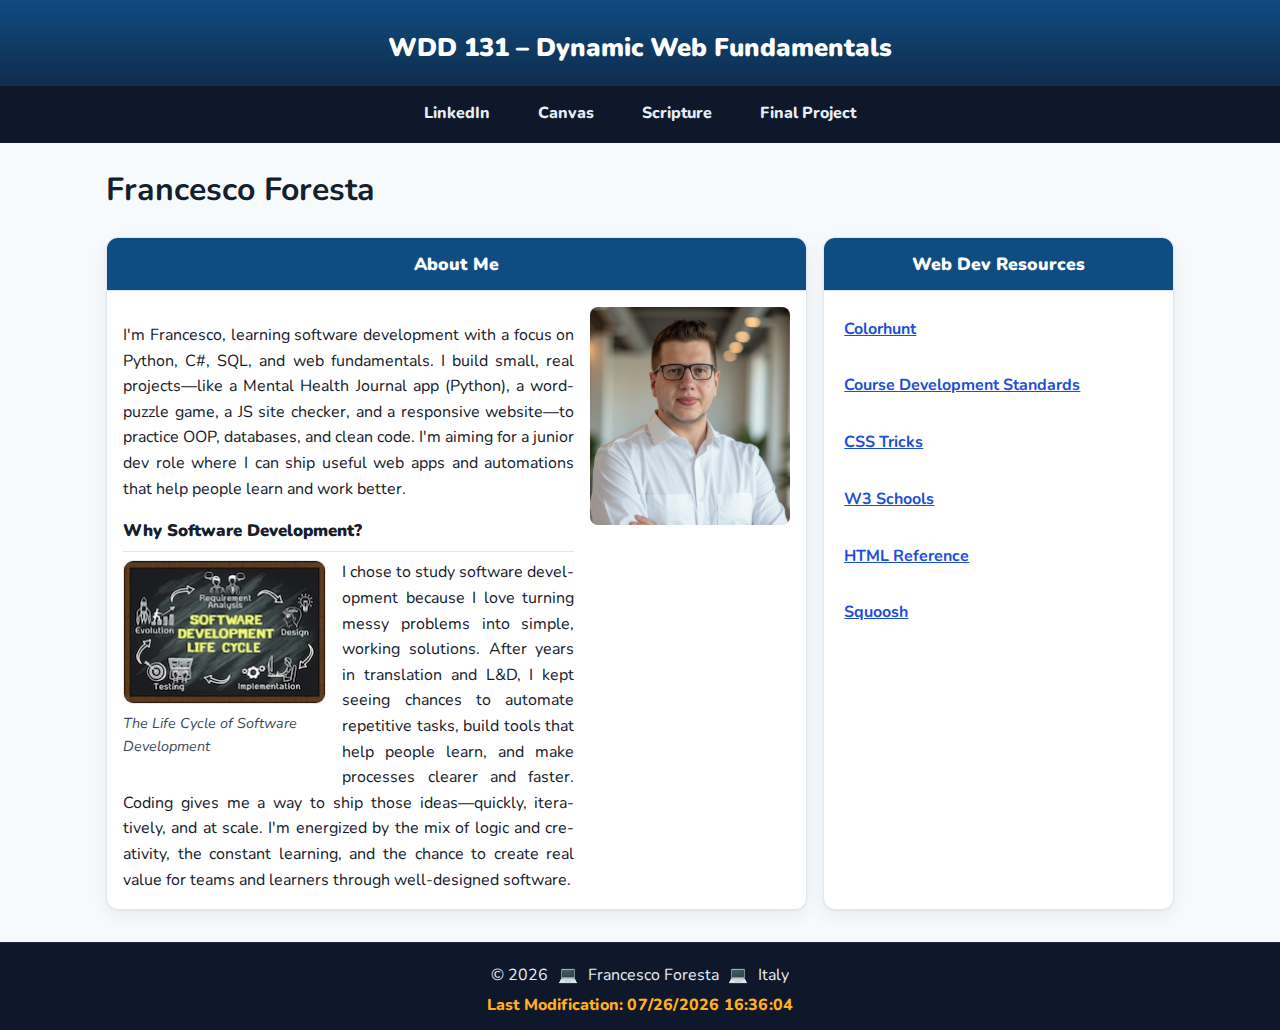
<file: index.html>
<!DOCTYPE html>
<html lang="en">

<head>
    <meta charset="utf-8">
    <meta name="viewport" content="width=device-width, initial-scale=1">
    <title>WDD 131 – Dynamic Web Fundamentals – Francesco Foresta</title>
    <meta name="description"
        content="WDD 131 – Dynamic Web Fundamentals | Francesco Foresta | Landing page with about, resources, and dynamic dates.">
    <meta name="author" content="Francesco Foresta">
    <link rel="preconnect" href="https://fonts.googleapis.com">
    <link rel="preconnect" href="https://fonts.gstatic.com" crossorigin>
    <link href="https://fonts.googleapis.com/css2?family=Nunito:wght@400;700;900&display=swap" rel="stylesheet">
    <link rel="stylesheet" href="styles/base.css">
    <script src="scripts/getdates.js" defer></script>
</head>

<body>
    <header class="site-header">
        <span id="course-title">WDD 131 – Dynamic Web Fundamentals</span>

        <nav aria-label="Primary" class="top-nav">
            <ul>
                <li><a href="https://www.linkedin.com/in/francescoforesta" target="_blank" rel="noopener">LinkedIn</a>
                </li>
                <li><a href="https://byupw.instructure.com" target="_blank" rel="noopener">Canvas</a></li>
                <li><a href="https://www.churchofjesuschrist.org/study/scriptures/bofm/moro/7?lang=eng&id=p41#p41"
                        target="_blank" rel="noopener">Scripture</a></li>
                <li><a href="final-project">Final Project</a></li>
            </ul>
        </nav>
    </header>

    <main class="container">
        <h1>Francesco Foresta</h1>
        <section class="grid">
            <!-- LEFT CARD -->
            <section class="card">
                <h2 class="card-title">About Me</h2>

                <div class="about">
                    <div class="about-text">
                        <p>
                            I'm Francesco, learning software development with a focus on Python, C#, SQL, and web
                            fundamentals. I build small, real projects—like a Mental Health Journal app (Python), a
                            word-puzzle game, a JS site checker, and a responsive website—to practice OOP, databases,
                            and clean code. I'm aiming for a junior dev role where I can ship useful web apps and
                            automations that help people learn and work better.
                        </p>

                        <h3 class="subheading">Why Software Development?</h3>

                        <div class="place stack">
                            <figure class="life-cycle">
                                <img src="images/sd-life-cycle.webp" width="200" height="141"
                                    alt="Official flag of Madagascar: vertical white with red and green horizontal bands">
                                <figcaption><em>The Life Cycle of Software Development</em></figcaption>
                            </figure>

                            <p>
                                I chose to study software development because I love turning messy problems into simple,
                                working solutions. After years in translation and L&D, I kept seeing chances to automate
                                repetitive tasks, build tools that help people learn, and make processes clearer and
                                faster. Coding gives me a way to ship those ideas—quickly, iteratively, and at scale.
                                I'm energized by the mix of logic and creativity, the constant learning, and the chance
                                to create real value for teams and learners through well-designed software.
                            </p>
                        </div>
                    </div>

                    <div class="about-photo">
                        <img src="images/profile.jpg" width="260" height="320" alt="Portrait of Rubia M. Francesco">
                    </div>
                </div>
            </section>

            <!-- RIGHT CARD -->
            <section class="card">
                <h2 class="card-title">Web Dev Resources</h2>
                <ul class="links">
                    <li><a href="https://colorhunt.co" target="_blank" rel="noopener">Colorhunt</a></li>
                    <li><a href="https://byui-cse.github.io/wdd131-ww-course/resources/dev-standards.html" target="_blank" rel="noopener">Course Development Standards</a>
                    </li>
                    <li><a href="https://css-tricks.com" target="_blank" rel="noopener">CSS Tricks</a></li>
                    <li><a href="https://www.w3schools.com" target="_blank" rel="noopener">W3 Schools</a></li>
                    <li><a href="https://htmlreference.io" target="_blank" rel="noopener">HTML Reference</a></li>
                    <li><a href="https://squoosh.app" target="_blank" rel="noopener">Squoosh</a></li>
                </ul>
            </section>
        </section>
    </main>

    <footer class="site-footer">
        <p>
            &copy; <span id="currentyear"></span>
            <span class="dot">💻</span>
            Francesco Foresta
            <span class="dot">💻</span>
            Italy
        </p>
        <p id="lastModified" class="lastmod" aria-live="polite"></p>
    </footer>
</body>

</html>
</file>
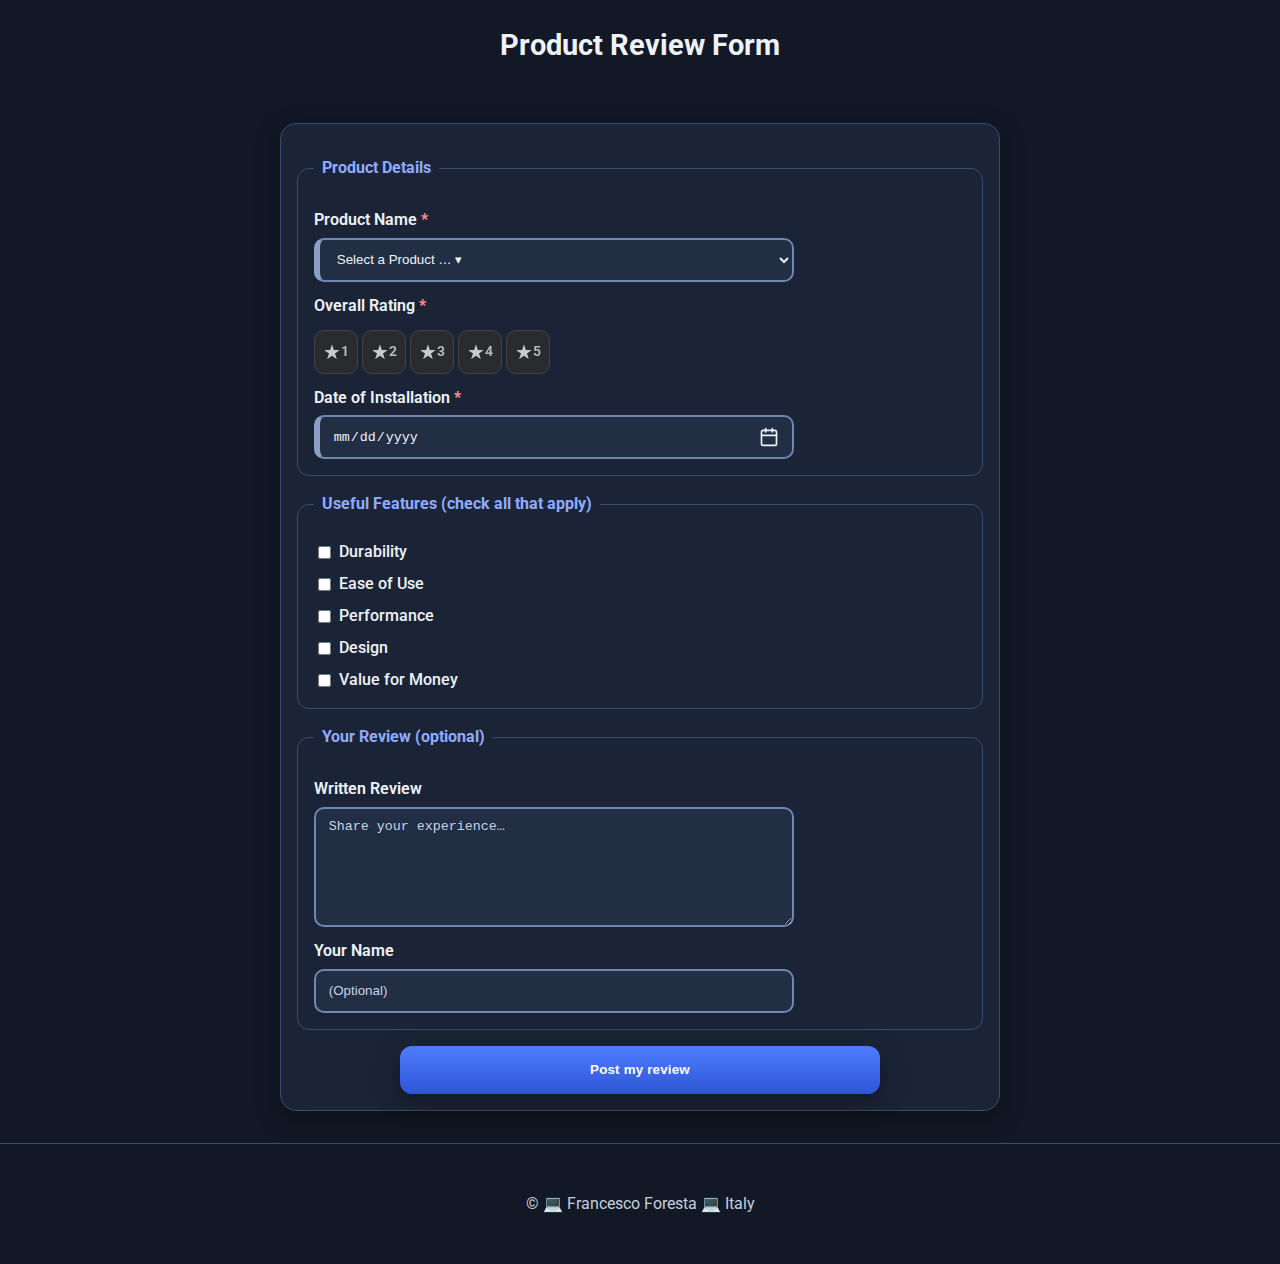
<file: form.html>
<!DOCTYPE html>
<html lang="en-US">

<head>
    <meta charset="utf-8">
    <meta name="viewport" content="width=device-width, initial-scale=1">
    <title>Product Review Form</title>
    <meta name="description" content="Please leave us a honest review by leaving a 1-5 rating.">
    <meta name="author" content="Francesco Foresta">
    <link rel="preconnect" href="https://fonts.googleapis.com">
    <link rel="preconnect" href="https://fonts.gstatic.com" crossorigin>
    <link href="https://fonts.googleapis.com/css2?family=Roboto:wght@400;700&display=swap" rel="stylesheet">
    <link rel="stylesheet" href="styles/form.css">
    <script src="scripts/form.js" defer></script>
</head>

<body>
    <h1 class="page-title">Product Review Form</h1>

    <main>
        <form class="wf1" method="get" action="review.html" autocomplete="on">
            <fieldset>
                <legend>Product Details</legend>

                <label for="product" class="required">Product Name</label>
                <select id="product" name="product" required>
                    <option value="" selected disabled>Select a Product … ▾</option>
                </select>

                <label class="required">Overall Rating</label>
                <div class="rating" role="radiogroup" aria-label="Overall Rating (1 to 5)">
                    <input type="radio" id="rating5" name="rating" value="5" required>
                    <label for="rating5" aria-label="5 stars" title="5 stars"></label>

                    <input type="radio" id="rating4" name="rating" value="4">
                    <label for="rating4" aria-label="4 stars" title="4 stars"></label>

                    <input type="radio" id="rating3" name="rating" value="3">
                    <label for="rating3" aria-label="3 stars" title="3 stars"></label>

                    <input type="radio" id="rating2" name="rating" value="2">
                    <label for="rating2" aria-label="2 stars" title="2 stars"></label>

                    <input type="radio" id="rating1" name="rating" value="1">
                    <label for="rating1" aria-label="1 star" title="1 star"></label>
                </div>

                <label for="installed" class="required">Date of Installation</label>
                <input type="date" id="installed" name="installed" required>
            </fieldset>

            <fieldset>
                <legend>Useful Features (check all that apply)</legend>

                <label for="durability" class="check">
                    <input type="checkbox" id="durability" name="features" value="durability"> Durability
                </label>

                <label for="ease-of-use" class="check">
                    <input type="checkbox" id="ease-of-use" name="features" value="ease-of-use"> Ease of Use
                </label>

                <label for="performance" class="check">
                    <input type="checkbox" id="performance" name="features" value="performance"> Performance
                </label>

                <label for="design" class="check">
                    <input type="checkbox" id="design" name="features" value="design"> Design
                </label>

                <label for="value" class="check">
                    <input type="checkbox" id="value" name="features" value="value"> Value for Money
                </label>
            </fieldset>

            <fieldset>
                <legend>Your Review (optional)</legend>

                <label for="review">Written Review</label>
                <textarea id="review" name="review" rows="6" placeholder="Share your experience…"></textarea>

                <label for="user">Your Name</label>
                <input type="text" id="user" name="user" inputmode="text" placeholder="(Optional)">
            </fieldset>

            <div class="actions">
                <input type="submit" value="Post my review">
            </div>
        </form>
    </main>

    <footer class="site-footer">
        <p>
            &copy; <span id="currentyear"></span>
            <span class="dot">💻</span>
            Francesco Foresta
            <span class="dot">💻</span>
            Italy
        </p>
        <p id="lastModified" class="lastmod" aria-live="polite"></p>
    </footer>
</body>

</html>
</file>
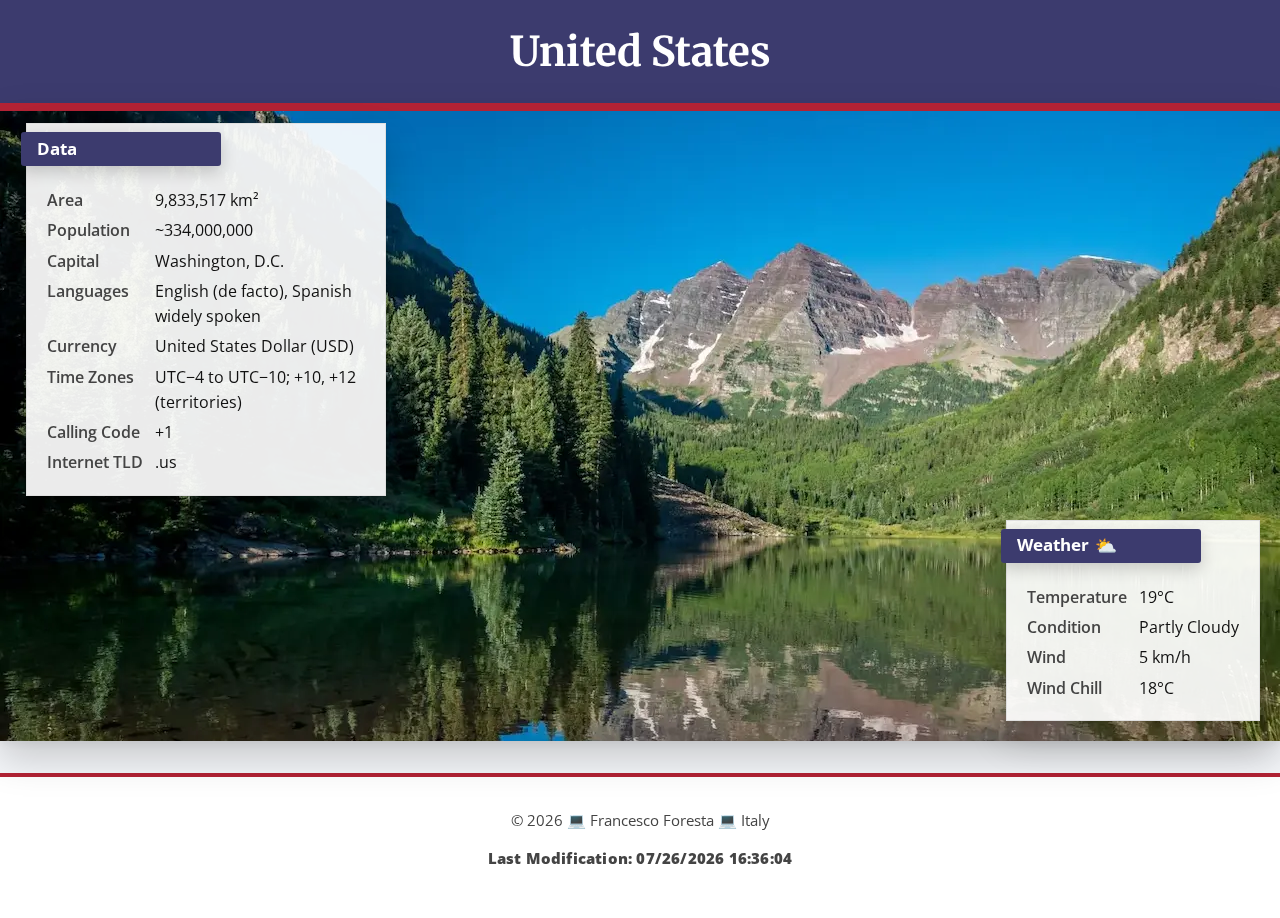
<file: place.html>
<!DOCTYPE html>
<html lang="en-US">

<head>
    <meta charset="utf-8">
    <meta name="viewport" content="width=device-width, initial-scale=1">
    <title>Country Page | United States</title>
    <meta name="description" content="Country facts and a simple weather card about United States.">
    <meta name="author" content="Francesco Foresta">
    <link rel="preconnect" href="https://fonts.googleapis.com">
    <link rel="preconnect" href="https://fonts.gstatic.com" crossorigin>
    <link
        href="https://fonts.googleapis.com/css2?family=Merriweather:wght@700&family=Open+Sans:wght@400;600&display=swap"
        rel="stylesheet">
    <link rel="stylesheet" href="styles/place.css">
    <script src="scripts/place.js" defer></script>
</head>

<body>
    <header class="site-header">
        <div class="container">
            <h1>United States</h1>
        </div>
    </header>

    <main class="container layout">
        <picture class="hero">
            <source srcset="images/united-states-hero-1920.webp" media="(min-width: 1920px)">
            <source srcset="images/united-states-hero-1280.webp" media="(min-width: 1280px)">
            <source srcset="images/united-states-hero-800.webp" media="(min-width: 800px)">
            <img src="images/united-states-hero-480.webp" alt="A beautiful landscape showing Maroon Bells." width="480"
                height="320">
        </picture>

        <section class="card data" aria-labelledby="data-title">
            <h2 id="data-title">Data</h2>
            <dl class="kv">
                <div>
                    <dt>Area</dt>
                    <dd>9,833,517 km²</dd>
                </div>
                <div>
                    <dt>Population</dt>
                    <dd>~334,000,000</dd>
                </div>
                <div>
                    <dt>Capital</dt>
                    <dd>Washington, D.C.</dd>
                </div>
                <div>
                    <dt>Languages</dt>
                    <dd>English (de facto), Spanish widely spoken</dd>
                </div>
                <div>
                    <dt>Currency</dt>
                    <dd>United States Dollar (USD)</dd>
                </div>
                <div>
                    <dt>Time Zones</dt>
                    <dd>UTC−4 to UTC−10; +10, +12 (territories)</dd>
                </div>
                <div>
                    <dt>Calling Code</dt>
                    <dd>+1</dd>
                </div>
                <div>
                    <dt>Internet TLD</dt>
                    <dd>.us</dd>
                </div>
            </dl>
        </section>

        <section class="card weather" aria-labelledby="weather-title">
            <h2 id="weather-title" class="weather-heading">Weather</h2>

            <img class="weather-svg" src="images/weather-partly-cloudy.svg" alt="Weather icon" width="48" height="48">

            <dl class="kv">
                <div>
                    <dt>Temperature</dt>
                    <dd>19°C</dd>
                </div>
                <div>
                    <dt>Condition</dt>
                    <dd>Partly Cloudy</dd>
                </div>
                <div>
                    <dt>Wind</dt>
                    <dd>5 km/h</dd>
                </div>
                <div>
                    <dt>Wind Chill</dt>
                    <dd>18°C</dd>
                </div>
            </dl>
        </section>
    </main>

    <footer class="site-footer">
        <p>
            &copy; <span id="currentyear"></span>
            <span class="dot">💻</span>
            Francesco Foresta
            <span class="dot">💻</span>
            Italy
        </p>
        <p id="lastModified" class="lastmod" aria-live="polite"></p>
    </footer>
</body>

</html>
</file>
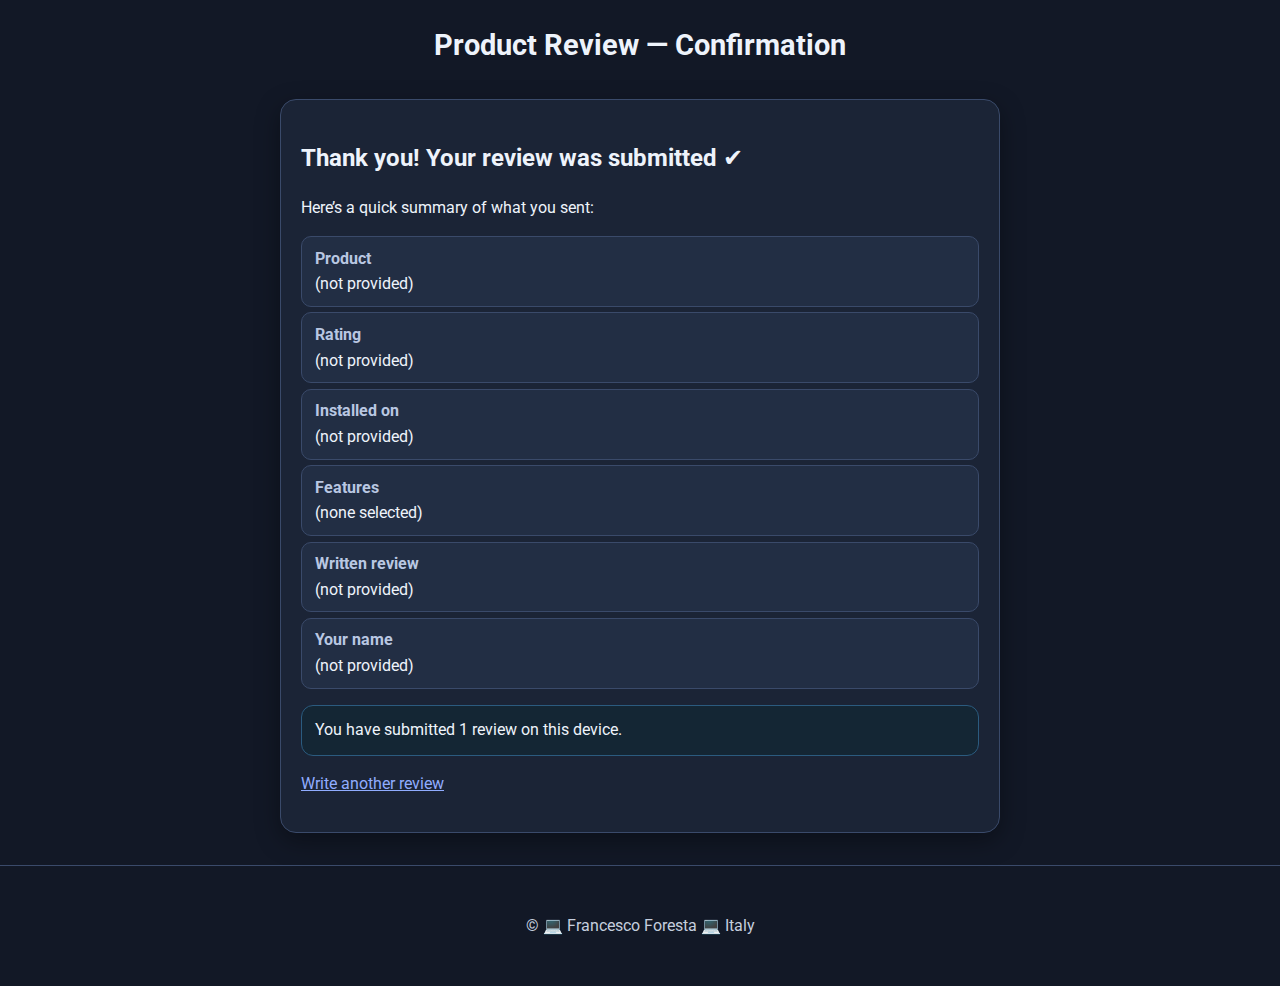
<file: review.html>
<!DOCTYPE html>
<html lang="en-US">

<head>
    <meta charset="utf-8">
    <meta name="viewport" content="width=device-width, initial-scale=1">
    <title>Product Review — Confirmation</title>
    <meta name="description" content="Your review has been submitted successfully.">
    <meta name="author" content="Francesco Foresta">
    <link rel="preconnect" href="https://fonts.googleapis.com">
    <link rel="preconnect" href="https://fonts.gstatic.com" crossorigin>
    <link href="https://fonts.googleapis.com/css2?family=Roboto:wght@400;700&display=swap" rel="stylesheet">
    <link rel="stylesheet" href="styles/form.css">
    <script src="scripts/review.js" defer></script>
</head>

<body>
    <h1 class="page-title">Product Review — Confirmation</h1>

    <main class="thanks">
        <h2>Thank you! Your review was submitted ✔</h2>
        <p id="summary-intro">Here’s a quick summary of what you sent:</p>

        <section class="kv" id="summary" aria-live="polite"></section>

        <p class="counter" id="counter"></p>

        <p><a href="./form.html">Write another review</a></p>
    </main>

    <footer class="site-footer">
        <p>
            &copy; <span id="currentyear"></span>
            <span class="dot">💻</span>
            Francesco Foresta
            <span class="dot">💻</span>
            Italy
        </p>
        <p id="lastModified" class="lastmod" aria-live="polite"></p>
    </footer>
</body>

</html>
</file>
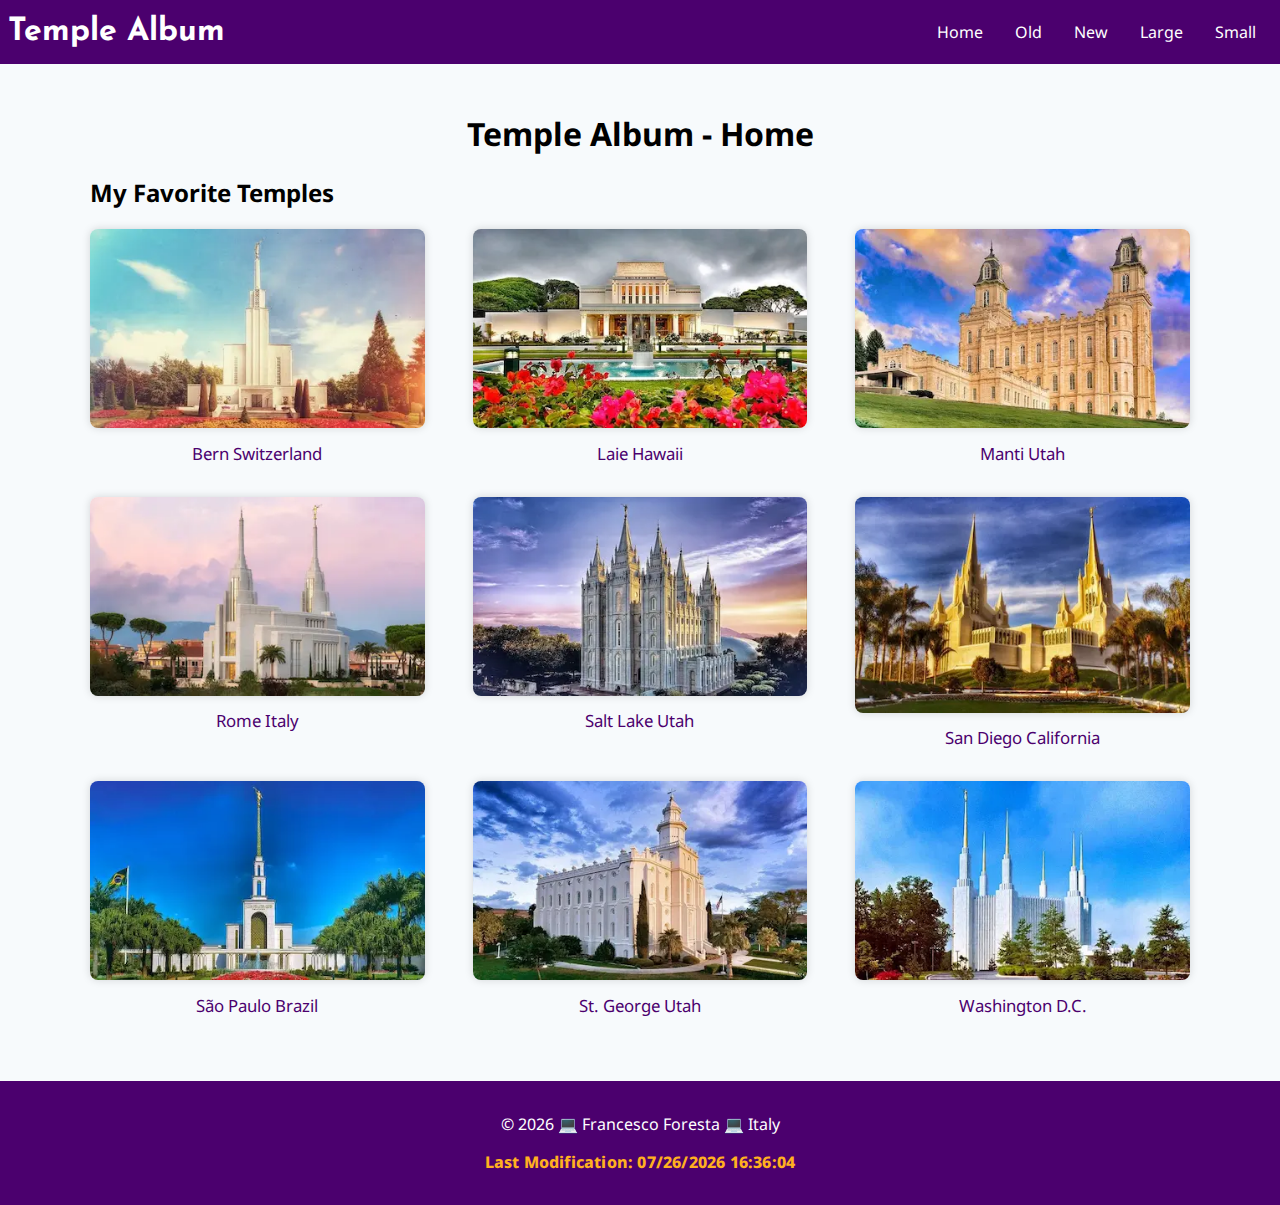
<file: temples.html>
<!DOCTYPE html>
<html lang="en">

<head>
    <meta charset="UTF-8">
    <meta name="viewport" content="width=device-width, initial-scale=1.0">
    <title>Temple Album</title>
    <meta name="description"
        content="WDD 131 – Dynamic Web Fundamentals | Francesco Foresta | Photo Album of my favorite Temples in the world.">
    <meta name="author" content="Francesco Foresta">
    <link rel="preconnect" href="https://fonts.googleapis.com">
    <link rel="preconnect" href="https://fonts.gstatic.com" crossorigin>
    <link href="https://fonts.googleapis.com/css2?family=Josefin+Sans:wght@700&family=Noto+Sans&display=swap"
        rel="stylesheet">
    <link rel="stylesheet" href="styles/temples.css">
    <link rel="stylesheet" href="styles/temples-large.css">
    <script src="scripts/temples.js" defer></script>
</head>

<body>
    <header>
        <div class="header-content">
            <span class="site-title">Temple Album</span>
            <button class="hamburger" aria-label="Menu">&#9776;</button>
            <nav>
                <ul class="nav-links">
                    <li><a href="#">Home</a></li>
                    <li><a href="#">Old</a></li>
                    <li><a href="#">New</a></li>
                    <li><a href="#">Large</a></li>
                    <li><a href="#">Small</a></li>
                </ul>
            </nav>
        </div>
    </header>
    <main>
        <h1>Temple Album - Home</h1>
        <h2>My Favorite Temples</h2>
        <section class="grid">
            <figure>
                <img src="images/bern-switzerland-temple.webp" alt="Bern Switzerland Temple">
                <figcaption>Bern Switzerland</figcaption>
            </figure>
            <figure>
                <img src="images/laie-hawaii-temple.webp" alt="Laie Hawaii Temple">
                <figcaption>Laie Hawaii</figcaption>
            </figure>
            <figure>
                <img src="images/manti-utah-temple.webp" alt="Manti Utah Temple">
                <figcaption>Manti Utah</figcaption>
            </figure>
            <figure>
                <img src="images/rome-italy-temple.webp" alt="Rome Italy Temple">
                <figcaption>Rome Italy</figcaption>
            </figure>
            <figure>
                <img src="images/salt-lake-utah-temple.webp" alt="Salt Lake Utah Temple">
                <figcaption>Salt Lake Utah</figcaption>
            </figure>
            <figure>
                <img src="images/san-diego-california-temple.webp" alt="San Diego California Temple">
                <figcaption>San Diego California</figcaption>
            </figure>
            <figure>
                <img src="images/sao-paulo-brazil-temple.webp" alt="São Paulo Brazil Temple">
                <figcaption>São Paulo Brazil</figcaption>
            </figure>
            <figure>
                <img src="images/st-george-utah-temple.webp" alt="St. George Utah Temple">
                <figcaption>St. George Utah</figcaption>
            </figure>
            <figure>
                <img src="images/washington-dc-temple.webp" alt="Washington D.C. Temple">
                <figcaption>Washington D.C.</figcaption>
            </figure>
        </section>
    </main>
    <footer class="site-footer">
        <p>
            &copy; <span id="currentyear"></span>
            <span class="dot">💻</span>
            Francesco Foresta
            <span class="dot">💻</span>
            Italy
        </p>
        <p id="lastModified" class="lastmod" aria-live="polite"></p>
    </footer>
</body>

</html>
</file>
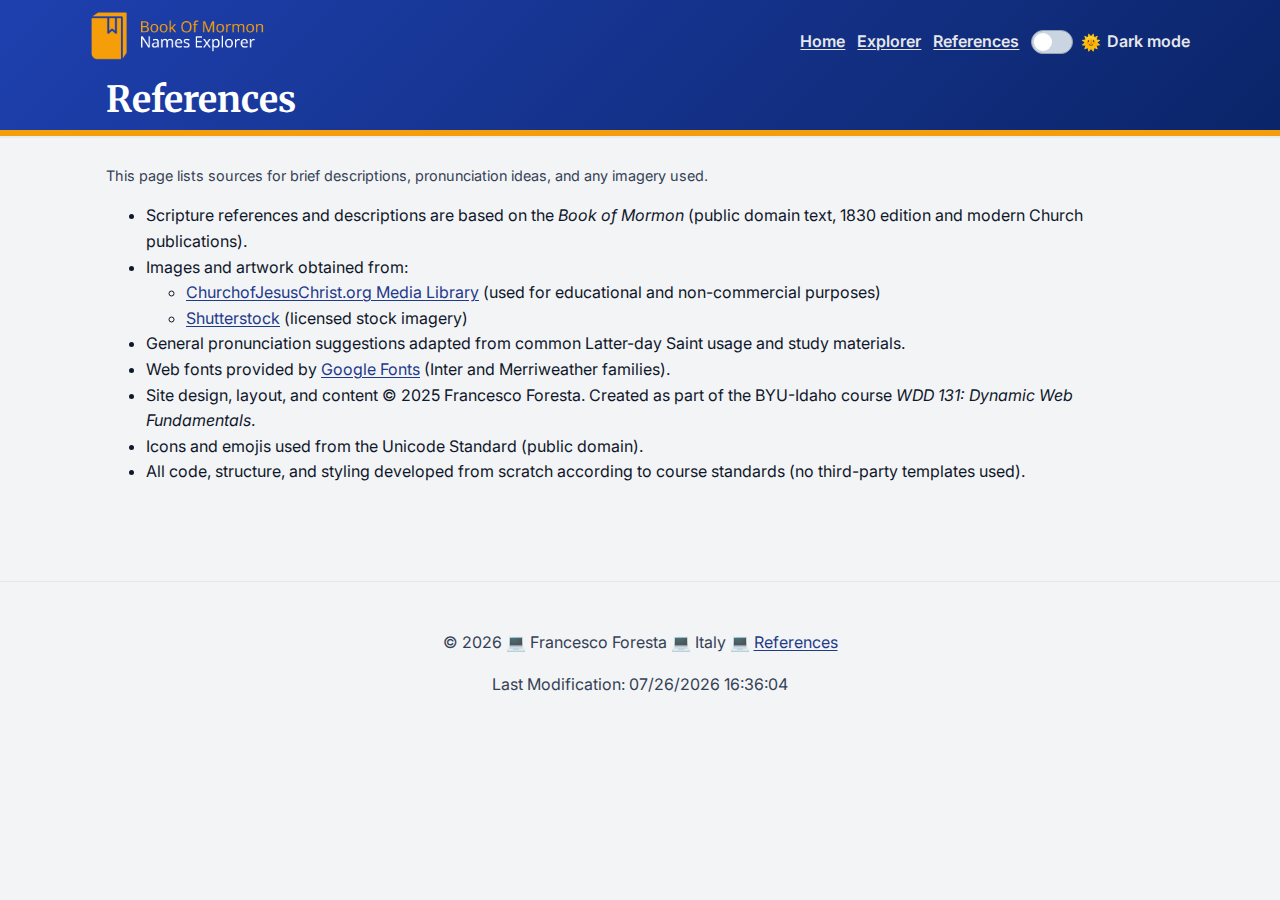
<file: project/references.html>
<!DOCTYPE html>
<html lang="en-US">

<head>
    <meta charset="utf-8">
    <meta name="viewport" content="width=device-width, initial-scale=1">
    <title>Book of Mormon Names Explorer — References</title>
    <meta name="description" content="Attributions and sources used in Book of Mormon Names Explorer.">
    <meta name="author" content="Francesco Foresta">
    <link rel="preconnect" href="https://fonts.googleapis.com">
    <link rel="preconnect" href="https://fonts.gstatic.com" crossorigin>
    <link href="https://fonts.googleapis.com/css2?family=Inter:wght@400;600&family=Merriweather:wght@700&display=swap"
        rel="stylesheet">
    <link rel="stylesheet" href="styles/base.css">
    <link rel="stylesheet" href="styles/theme.css">
    <script type="module" src="scripts/app.js"></script>
</head>

<body>
    <header class="site-header">
        <div class="wrap header-top">
            <a class="brand" href="index.html" aria-label="Book of Mormon Names Explorer">
                <img src="images/logo.webp" alt="" width="420" height="115" decoding="async">
                <span class="visually-hidden">Book of Mormon Names Explorer</span>
            </a>
            <nav aria-label="Main">
                <ul>
                    <li>
                        <a href="index.html">Home</a>
                    </li>
                    <li>
                        <a href="explorer.html">Explorer</a>
                    </li>
                    <li>
                        <a href="references.html" aria-current="page">References</a>
                    </li>
                    <li class="theme">
                        <input id="theme-toggle" name="theme" type="checkbox" class="switch-input"
                            aria-label="Toggle dark mode">
                        <label for="theme-toggle" class="switch">
                            <span class="visually-hidden">Toggle dark mode</span>
                        </label>
                        <span class="icon" aria-hidden="true"></span>
                        <span class="toggle-caption">Dark mode</span>
                    </li>
                </ul>
            </nav>
        </div>
        <div class="wrap">
            <h1 class="page-title">References</h1>
        </div>
    </header>
    <main class="wrap">
        <p class="meta">This page lists sources for brief descriptions, pronunciation ideas, and any imagery used.</p>
        <ul>
            <li>Scripture references and descriptions are based on the <em>Book of Mormon</em> (public domain text, 1830
                edition and modern Church publications). </li>
            <li>Images and artwork obtained from: <ul>
                    <li>
                        <a href="https://www.churchofjesuschrist.org/media" target="_blank"
                            rel="noopener">ChurchofJesusChrist.org Media Library</a> (used for educational and
                        non-commercial purposes)
                    </li>
                    <li>
                        <a href="https://www.shutterstock.com" target="_blank" rel="noopener">Shutterstock</a> (licensed
                        stock imagery)
                    </li>
                </ul>
            </li>
            <li>General pronunciation suggestions adapted from common Latter-day Saint usage and study materials.</li>
            <li>Web fonts provided by <a href="https://fonts.google.com/" target="_blank" rel="noopener">Google
                    Fonts</a> (Inter and Merriweather families). </li>
            <li>Site design, layout, and content © 2025 Francesco Foresta. Created as part of the BYU-Idaho course
                <em>WDD 131: Dynamic Web Fundamentals</em>.
            </li>
            <li>Icons and emojis used from the Unicode Standard (public domain).</li>
            <li>All code, structure, and styling developed from scratch according to course standards (no third-party
                templates used).</li>
        </ul>
    </main>
    <footer class="site-footer">
        <p> &copy; <span id="currentyear"></span>
            <span class="dot">💻</span> Francesco Foresta <span class="dot">💻</span> Italy <span class="dot">💻</span>
            <a href="references.html">References</a>
        </p>
        <p id="lastModified" class="lastmod" aria-live="polite"></p>
    </footer>
</body>

</html>
</file>
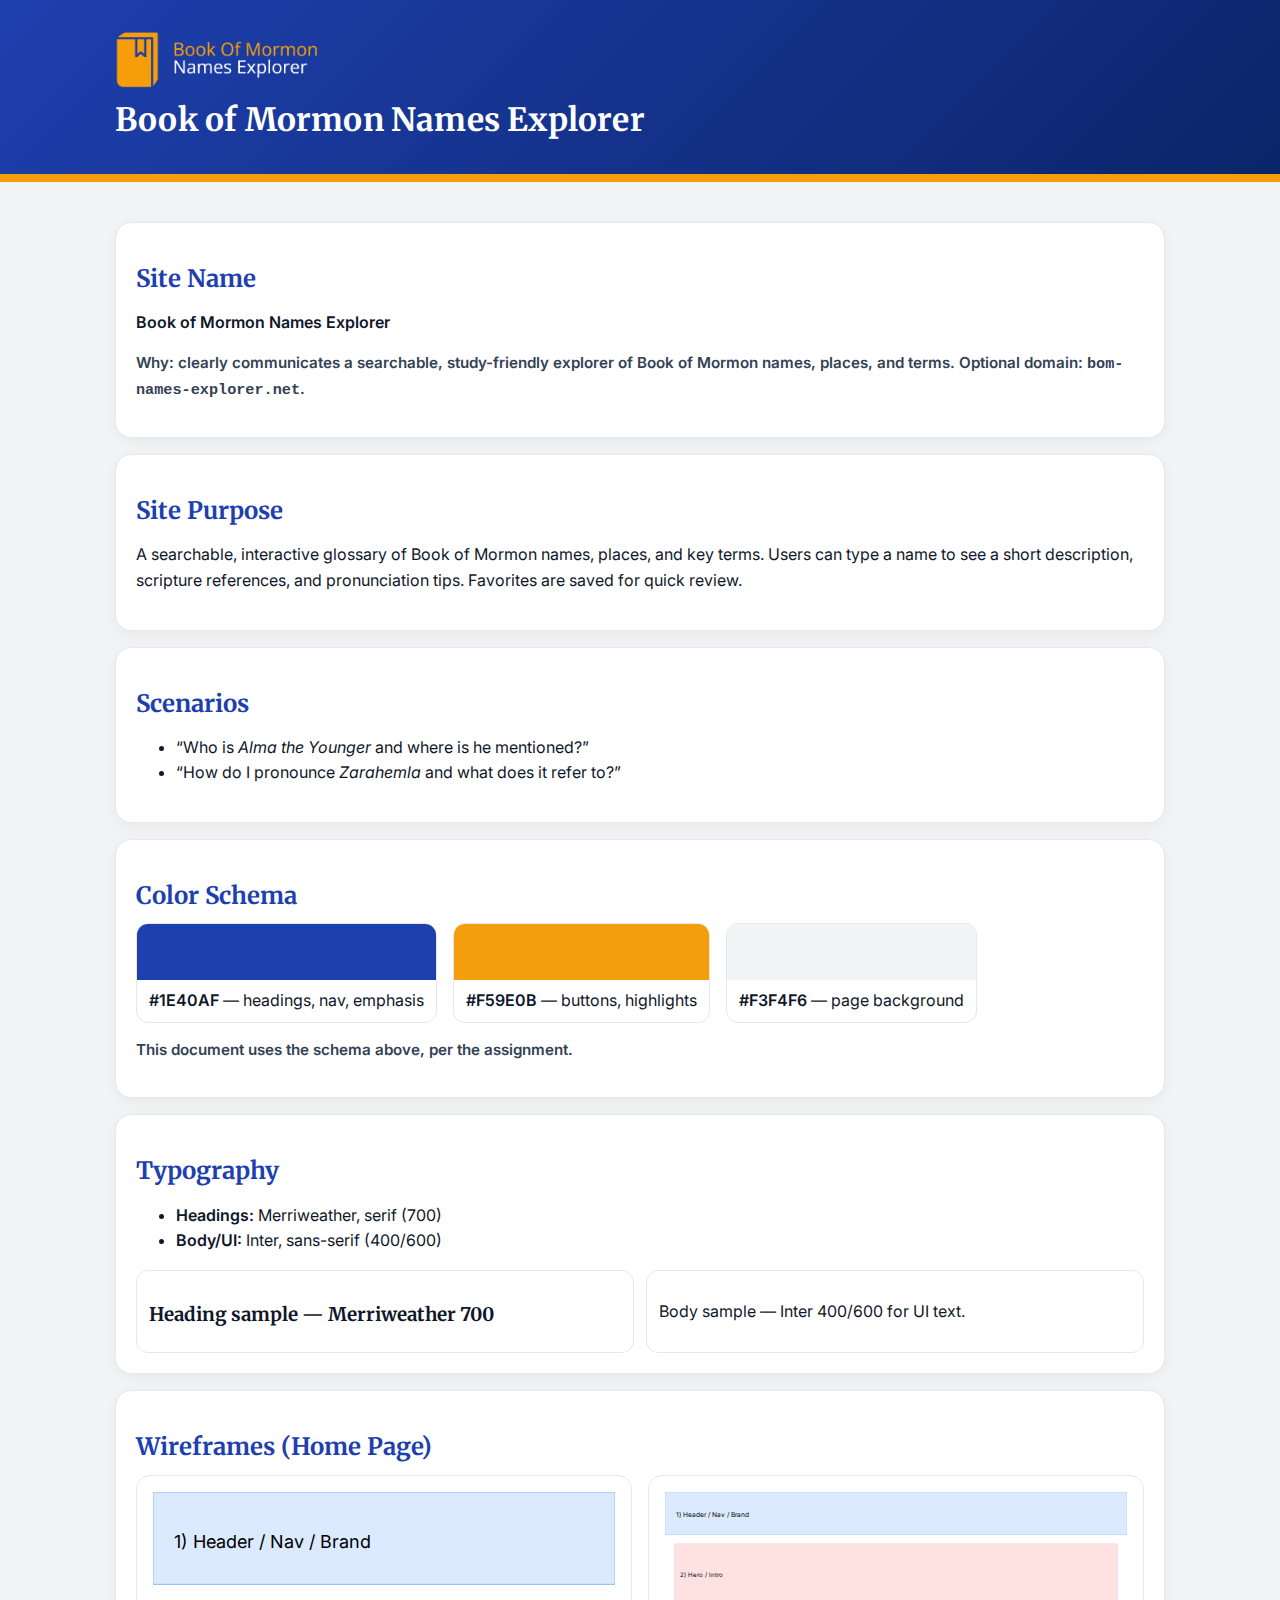
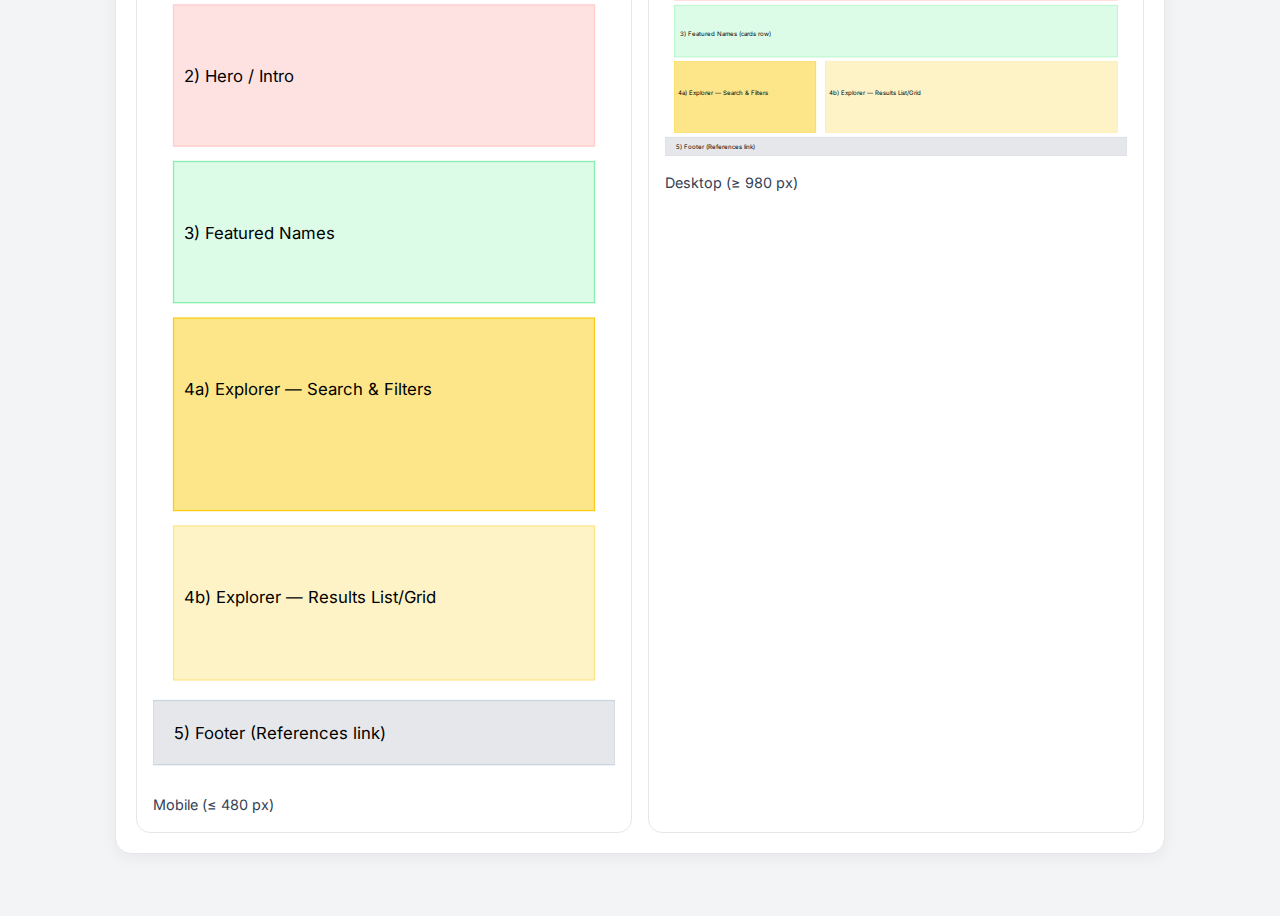
<file: project/siteplan.html>
<!DOCTYPE html>
<html lang="en">

<head>
    <meta charset="utf-8" />
    <meta name="viewport" content="width=device-width, initial-scale=1">
    <title>Website Planning Document — Book of Mormon Names Explorer</title>
    <meta name="description"
        content="Site plan for 'Book of Mormon Names Explorer': purpose, scenarios, color & typography, wireframes, and pages for the final project.">
    <link rel="preconnect" href="https://fonts.googleapis.com">
    <link rel="preconnect" href="https://fonts.gstatic.com" crossorigin>
    <link
        href="https://fonts.googleapis.com/css2?family=Inter:wght@400;600;800&family=Merriweather:wght@400;700&display=swap"
        rel="stylesheet">
    <link rel="stylesheet" href="styles/siteplan.css">
</head>

<body>
    <header>
        <div class="wrap">
            <a class="brand" href="#">
                <img src="images/logo.webp" alt="Book of Mormon Names Explorer logo" width="420" height="115"
                    decoding="async">
            </a>
            <h1>Book of Mormon Names Explorer</h1>
        </div>
    </header>

    <main class="wrap" id="top">
        <section id="site-name">
            <h2>Site Name</h2>
            <p><strong>Book of Mormon Names Explorer</strong></p>
            <p class="meta">Why: clearly communicates a searchable, study-friendly explorer of Book of Mormon names,
                places, and terms. Optional domain: <code>bom-names-explorer.net</code>.</p>
        </section>

        <section id="purpose">
            <h2>Site Purpose</h2>
            <p>A searchable, interactive glossary of Book of Mormon names, places, and key terms. Users can type a name
                to see a short description, scripture references, and pronunciation tips. Favorites are saved for quick
                review.</p>
        </section>

        <section id="scenarios">
            <h2>Scenarios</h2>
            <ul>
                <li>“Who is <em>Alma the Younger</em> and where is he mentioned?”</li>
                <li>“How do I pronounce <em>Zarahemla</em> and what does it refer to?”</li>
            </ul>
        </section>


        <section id="colors">
            <h2>Color Schema</h2>
            <div class="swatches">
                <div class="swatch" aria-label="Primary Indigo">
                    <div class="chip primary"></div>
                    <div class="label"><strong>#1E40AF</strong> — headings, nav, emphasis</div>
                </div>
                <div class="swatch" aria-label="Accent Amber">
                    <div class="chip accent"></div>
                    <div class="label"><strong>#F59E0B</strong> — buttons, highlights</div>
                </div>
                <div class="swatch" aria-label="Neutral BG">
                    <div class="chip neutral"></div>
                    <div class="label"><strong>#F3F4F6</strong> — page background</div>
                </div>
            </div>
            <p class="meta">This document uses the schema above, per the assignment.</p>
        </section>

        <section id="typography">
            <h2>Typography</h2>
            <ul>
                <li><strong>Headings:</strong> Merriweather, serif (700)</li>
                <li><strong>Body/UI:</strong> Inter, sans-serif (400/600)</li>
            </ul>
            <div class="font-samples">
                <div class="sample merri">
                    <h3>Heading sample — Merriweather 700</h3>
                </div>
                <div class="sample inter">
                    <p>Body sample — Inter 400/600 for UI text.</p>
                </div>
            </div>
        </section>

        <section id="wireframes">
            <h2>Wireframes (Home Page)</h2>
            <div class="two">
                <figure class="wire">
                    <svg xmlns="http://www.w3.org/2000/svg" viewBox="0 0 360 690" width="100%" role="img"
                        aria-label="Mobile wireframe">
                        <title>Mobile wireframe</title>
                        <rect x="0" y="0" width="360" height="72" fill="#dbeafe" stroke="#93c5fd" />
                        <text x="16" y="44" font-family="Inter, Arial, sans-serif" font-size="14">1) Header / Nav /
                            Brand</text>

                        <rect x="16" y="88" width="328" height="110" fill="#fee2e2" stroke="#fecaca" />
                        <text x="24" y="148" font-family="Inter, Arial, sans-serif" font-size="13">2) Hero /
                            Intro</text>

                        <rect x="16" y="210" width="328" height="110" fill="#dcfce7" stroke="#86efac" />
                        <text x="24" y="270" font-family="Inter, Arial, sans-serif" font-size="13">3) Featured
                            Names</text>

                        <rect x="16" y="332" width="328" height="150" fill="#fde68a" stroke="#facc15" />
                        <text x="24" y="392" font-family="Inter, Arial, sans-serif" font-size="13">4a) Explorer — Search
                            &amp; Filters</text>

                        <rect x="16" y="494" width="328" height="120" fill="#fef3c7" stroke="#fde68a" />
                        <text x="24" y="554" font-family="Inter, Arial, sans-serif" font-size="13">4b) Explorer —
                            Results List/Grid</text>

                        <rect x="0" y="630" width="360" height="50" fill="#e5e7eb" stroke="#cbd5e1" />
                        <text x="16" y="660" font-family="Inter, Arial, sans-serif" font-size="13">5) Footer (References
                            link)</text>
                    </svg>
                    <figcaption>Mobile (≤ 480 px)</figcaption>
                </figure>

                <figure class="wire">
                    <svg xmlns="http://www.w3.org/2000/svg" viewBox="0 0 980 560" width="100%" role="img"
                        aria-label="Desktop wireframe">
                        <title>Desktop wireframe</title>
                        <rect x="0" y="0" width="980" height="90" fill="#dbeafe" stroke="#93c5fd" />
                        <text x="24" y="54" font-family="Inter, Arial, sans-serif" font-size="14">1) Header / Nav /
                            Brand</text>

                        <rect x="20" y="110" width="940" height="120" fill="#fee2e2" stroke="#fecaca" />
                        <text x="32" y="180" font-family="Inter, Arial, sans-serif" font-size="13">2) Hero /
                            Intro</text>

                        <rect x="20" y="240" width="940" height="110" fill="#dcfce7" stroke="#86efac" />
                        <text x="32" y="305" font-family="Inter, Arial, sans-serif" font-size="13">3) Featured Names
                            (cards row)</text>

                        <rect x="20" y="360" width="300" height="150" fill="#fde68a" stroke="#facc15" />
                        <text x="28" y="430" font-family="Inter, Arial, sans-serif" font-size="13">4a) Explorer — Search
                            &amp; Filters</text>

                        <rect x="340" y="360" width="620" height="150" fill="#fef3c7" stroke="#fde68a" />
                        <text x="348" y="430" font-family="Inter, Arial, sans-serif" font-size="13">4b) Explorer —
                            Results List/Grid</text>

                        <rect x="0" y="520" width="980" height="40" fill="#e5e7eb" stroke="#cbd5e1" />
                        <text x="24" y="545" font-family="Inter, Arial, sans-serif" font-size="13">5) Footer (References
                            link)</text>
                    </svg>
                    <figcaption>Desktop (≥ 980 px)</figcaption>
                </figure>
            </div>
        </section>
    </main>
</body>

</html>
</file>
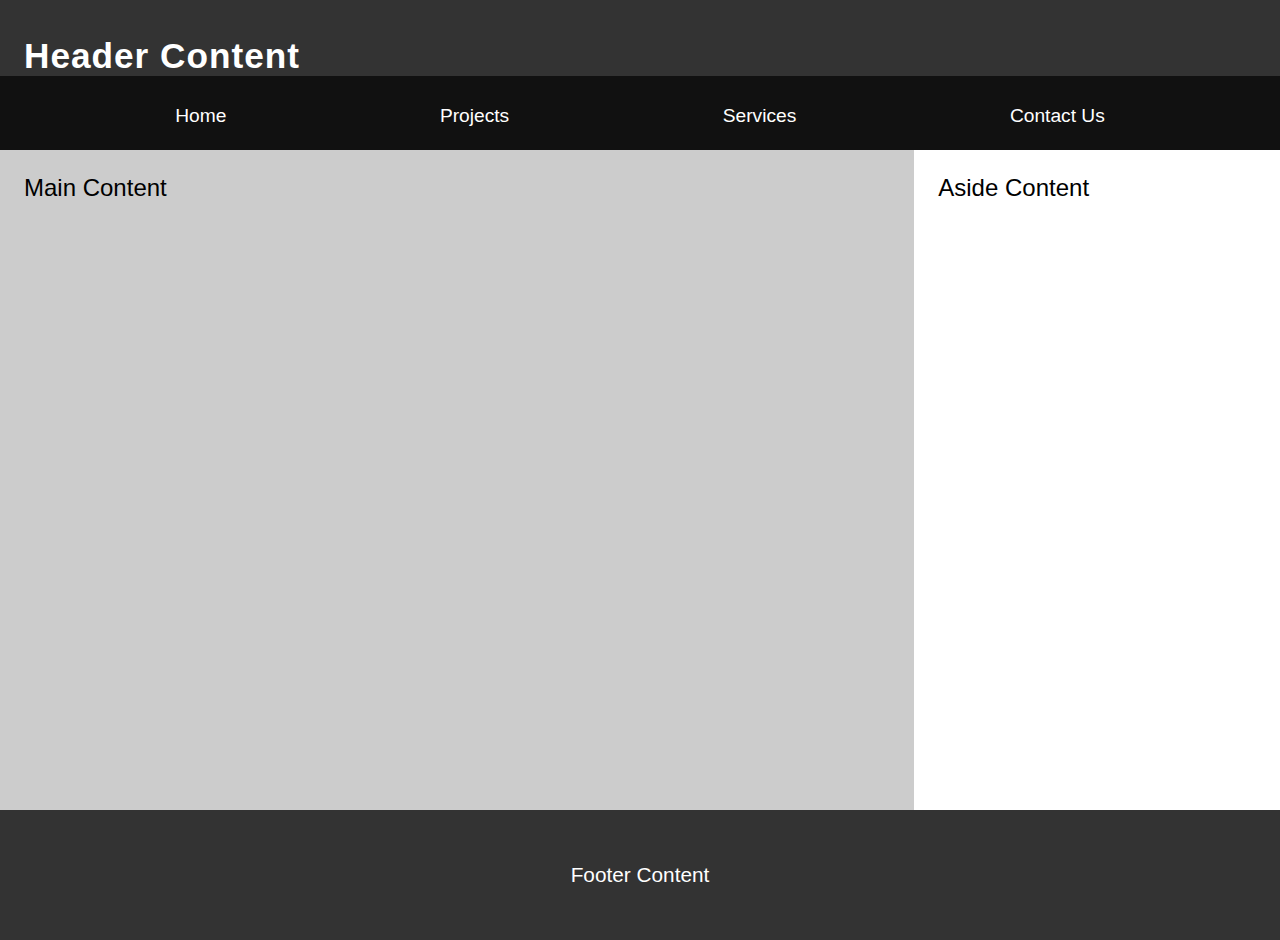
<file: week01/basic-layout.html>
<!DOCTYPE html>
<html lang="en-US">

<head>
    <meta charset="utf-8">
    <meta name="viewport" content="width=device-width, initial-scale=1">
    <title>Francesco Foresta | WDD131</title>
    <meta name="description" content="HTML and CSS Layout Review">
    <meta name="author" content="Francesco Foresta">
    <link rel="stylesheet" href="styles/layout.css">
</head>

<body>
    <header>
        <h1>Header Content</h1>
        <nav>
            <a href="#">Home</a>
            <a href="#">Projects</a>
            <a href="#">Services</a>
            <a href="#">Contact Us</a>
        </nav>
    </header>

    <main>
        <section class="main-content">Main Content</section>
        <aside class="aside-content">Aside Content</aside>
    </main>
    <footer>
        <p>Footer Content</p>
    </footer>
</body>

</html>
</file>
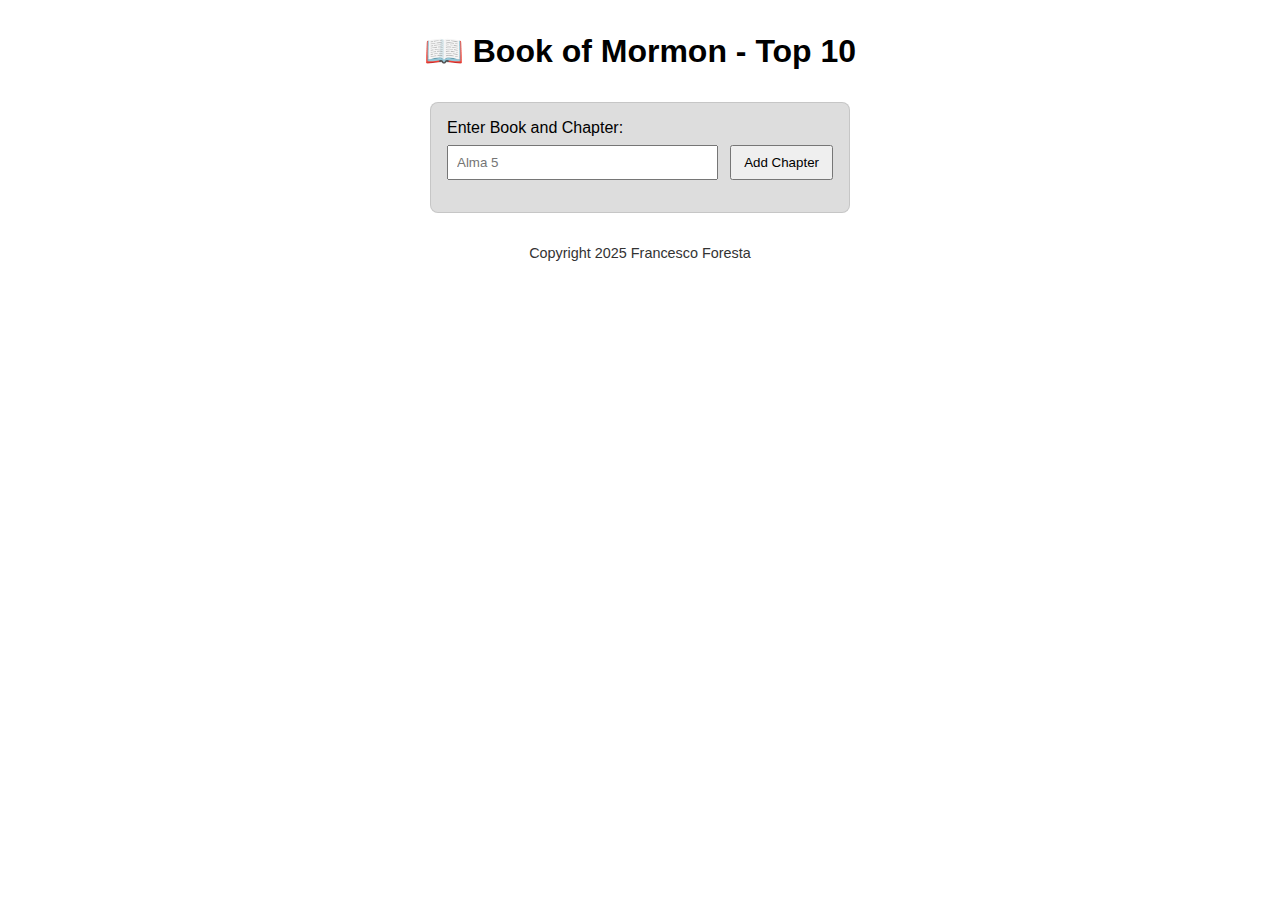
<file: week02/bom.html>
<!DOCTYPE html>
<html lang="en-US">

<head>
    <meta charset="utf-8">
    <meta name="viewport" content="width=device-width, initial-scale=1">
    <title>MyBoM Favorites</title>
    <meta name="description"
        content="MyBoM Favorites lets you save, view, and manage your favorite Book of Mormon chapters in an easy, interactive list.">
    <meta name="author" content="Francesco Foresta">
    <link rel="stylesheet" href="styles/bom.css">
    <script src="scripts/bom.js" defer></script>
</head>

<body>
    <header>
        <h1>📖 Book of Mormon - Top 10</h1>
    </header>

    <main>
        <div class="input">
            <label for="favchap">Enter Book and Chapter:</label>
            <input type="text" id="favchap" placeholder="Alma 5" autocomplete="off">
            <button type="button">Add Chapter</button>
        </div>

        <ul id="list" class="list" aria-live="polite"></ul>
    </main>

    <footer>
        <p>Copyright 2025 Francesco Foresta</p>
    </footer>
</body>

</html>
</file>
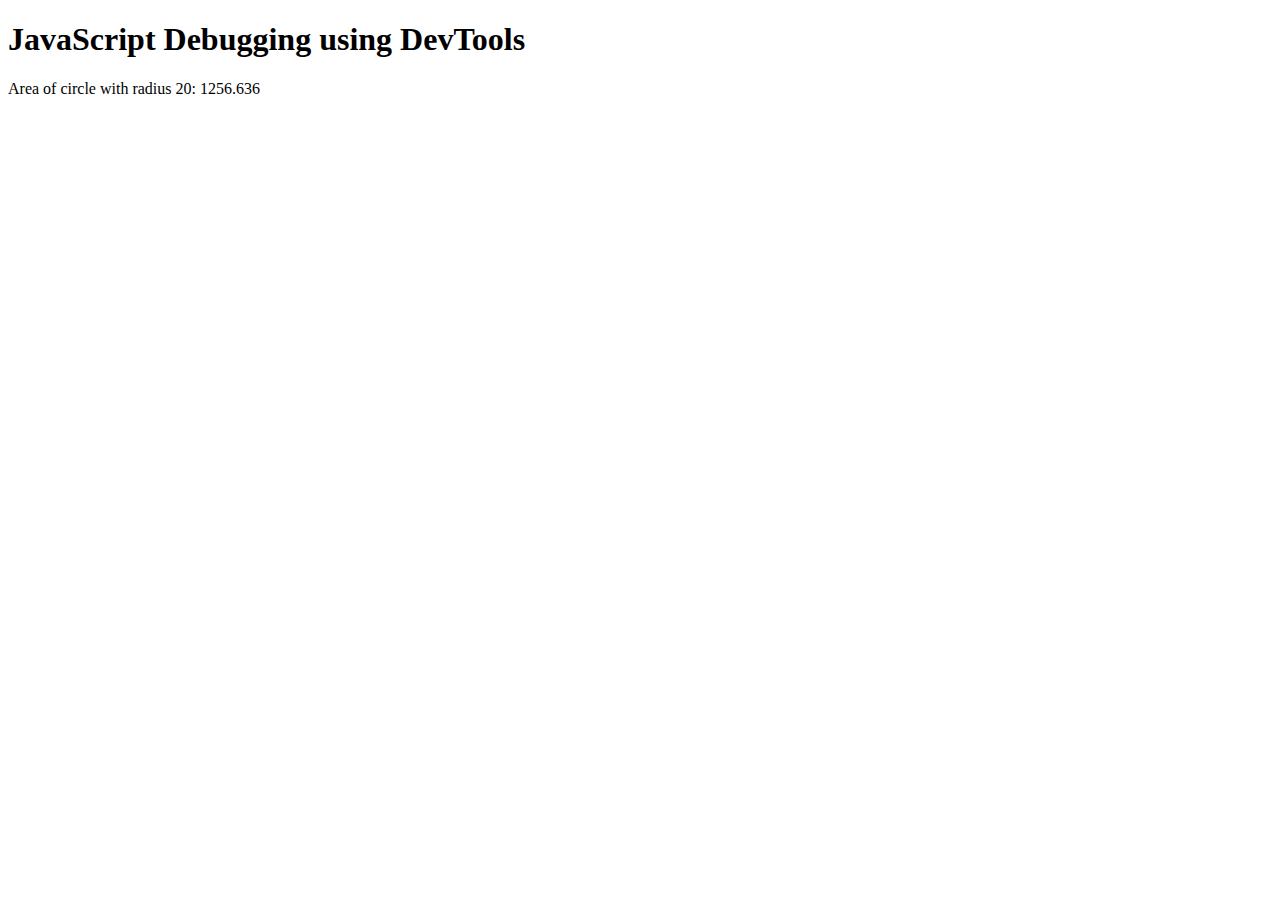
<file: week02/debugging.html>
<!DOCTYPE html>
<html lang="en">

<head>
    <meta charset="UTF-8">
    <meta name="viewport" content="width=device-width, initial-scale=1.0">
    <title>Document</title>
    <script src="scripts/debugging.js" defer></script>
</head>

<body>
    <h1>JavaScript Debugging using DevTools</h1>
    <p>Area of circle with radius <span id="radius"></span>: <span id="area"></span></p>
</body>

</html>
</file>
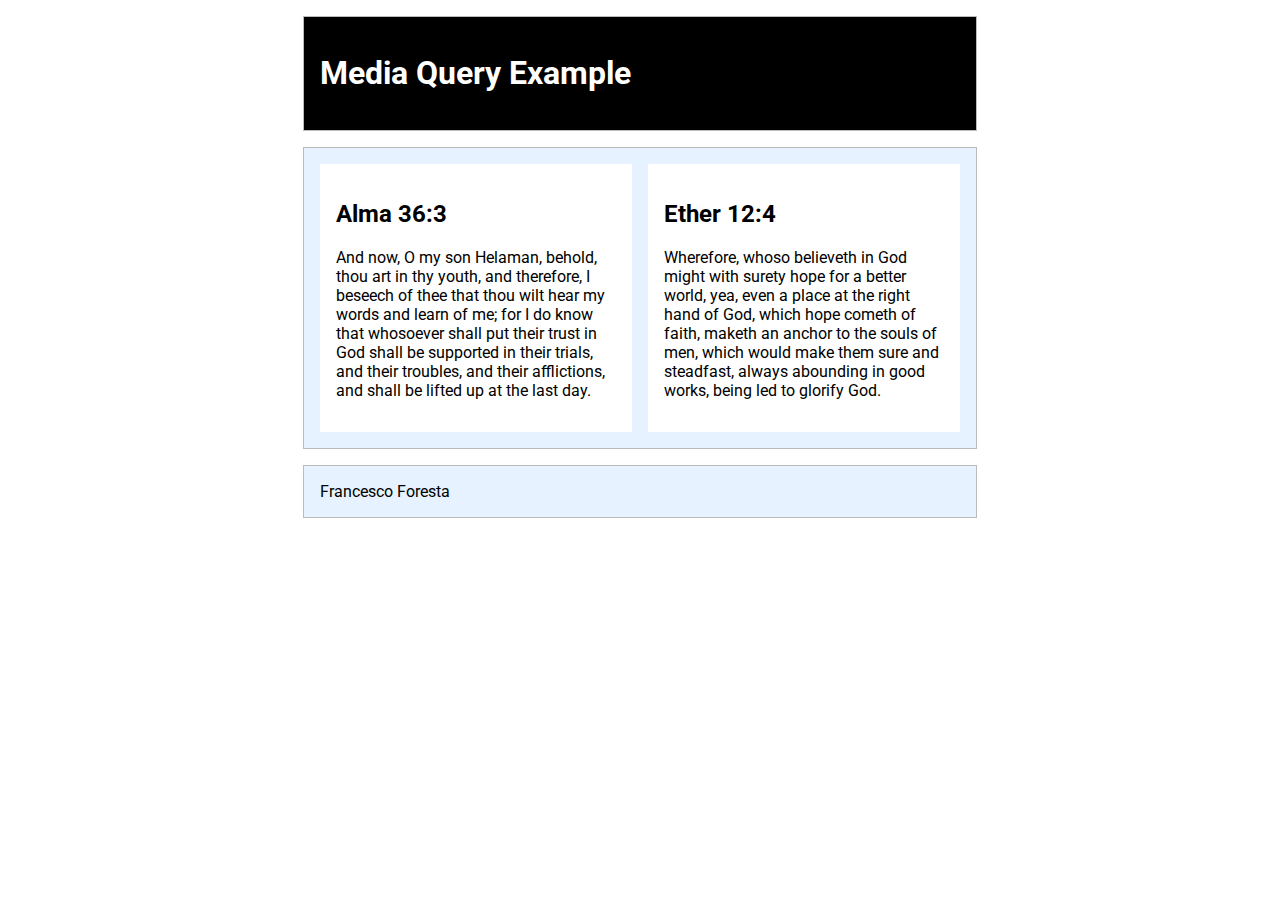
<file: week02/media-query.html>
<!DOCTYPE html>
<html lang="en-US">

<head>
    <meta charset="utf-8">
    <meta name="viewport" content="width=device-width, initial-scale=1">
    <title>WDD 131 - Media Query Example</title>
    <meta name="description" content="Media query learning activity example page.">
    <meta name="author" content="Francesco Foresta">
    <link rel="preconnect" href="https://fonts.googleapis.com">
    <link rel="preconnect" href="https://fonts.gstatic.com" crossorigin>
    <link href="https://fonts.googleapis.com/css2?family=Roboto:ital,wght@0,100..900;1,100..900&display=swap"
        rel="stylesheet">
    <link rel="stylesheet" href="styles/media-query.css">
    <link rel="stylesheet" href="styles/media-query-large.css">
</head>

<body>
    <header>
        <h1>Media Query Example</h1>
    </header>
    <main>
        <section>
            <h2>Alma 36:3</h2>
            <p>And now, O my son Helaman, behold, thou art in thy youth, and therefore, I beseech of thee that thou wilt
                hear my words and learn of me; for I do know that whosoever shall put their trust in God shall be
                supported in their trials, and their troubles, and their afflictions, and shall be lifted up at the last
                day.</p>
        </section>
        <section>
            <h2>Ether 12:4</h2>
            <p>Wherefore, whoso believeth in God might with surety hope for a better world, yea, even a place at the
                right hand of God, which hope cometh of faith, maketh an anchor to the souls of men, which would make
                them sure and steadfast, always abounding in good works, being led to glorify God.</p>
        </section>
    </main>
    <footer>
        Francesco Foresta
    </footer>
</body>

</html>
</file>
<file: styles/base.css>
:root {
    --nav: #0F172A;
    --header: #0F4C81;
    --accent: #FFB020;
    --bg: #F7FAFC;
    --card: #FFFFFF;
    --ink: #14202B;
    --muted: #3C4A57;
    --border: #E1E7EF;
    --radius: 12px;
    --shadow: 0 1px 2px rgba(0, 0, 0, .05), 0 6px 18px rgba(0, 0, 0, .06);
    --maxw: 1100px;
    --link: #1D4ED8;
    --link-hover: #0B3B8B;
    --focus: #FFB020;
}

* {
    box-sizing: border-box;
}

html,
body {
    margin: 0;
    padding: 0;
}

body {
    font-family: Nunito, system-ui, -apple-system, Segoe UI, Roboto, Arial, sans-serif;
    color: var(--ink);
    background: var(--bg);
    line-height: 1.6;
}

.site-header {
    background: linear-gradient(0deg, var(--nav), var(--header));
    color: #fff;
    display: flex;
    flex-direction: column;
    align-items: center;
    justify-content: center;
    gap: 1.5rem;
    padding: 2.2rem 0 0;
}

#course-title {
    display: block;
    margin: 0;
    text-align: center;
    font-weight: 900;
    line-height: 1;
    font-size: clamp(1.1rem, 2vw + .6rem, 1.6rem);
}

.site-title {
    line-height: 1;
}

.site-title .accent {
    color: var(--accent);
    font-weight: 900;
}

.site-title .divider {
    opacity: .7;
}

.top-nav {
    background: var(--nav);
    border-top: 1px solid rgba(255, 255, 255, .08);
    width: 100%;
    height: 58px;
    display: flex;
    align-items: center;
}

.top-nav ul {
    list-style: none;
    margin: 0 auto;
    padding: 0;
    max-width: var(--maxw);
    display: flex;
    align-items: center;
    justify-content: center;
    gap: 2.5rem;
    flex-wrap: wrap;
}

.top-nav a {
    color: #E6EEF7;
    text-decoration: none;
    font-weight: 800;
    line-height: 1;
    padding: .25rem .25rem;
    border-bottom: 2px solid transparent;
    transition: border-color .15s ease, color .15s ease, transform .15s ease;
}

.top-nav a:hover,
.top-nav a:focus {
    color: var(--accent);
    border-color: var(--accent);
    transform: translateY(-1px);
    outline: none;
}

.container {
    max-width: var(--maxw);
    margin: 1rem auto 2rem;
    padding: 0 1rem;
}

.grid {
    display: grid;
    grid-template-columns: 2fr 1fr;
    gap: 1rem;
}

.card {
    background: var(--card);
    border: 1px solid var(--border);
    border-radius: var(--radius);
    box-shadow: var(--shadow);
    overflow: hidden;
}

.card-title {
    margin: 0;
    padding: .75rem 1rem;
    background: var(--header);
    color: #fff;
    font-size: 1.1rem;
    font-weight: 900;
    border-bottom: 1px solid var(--border);
    text-align: center;
    display: flex;
    align-items: center;
    justify-content: center;
}

.about {
    display: grid;
    grid-template-columns: 1fr 200px;
    gap: 1rem;
    padding: 1rem;
}

.about-photo img {
    width: 100%;
    max-width: 200px;
    height: auto;
    border-radius: 8px;
    display: block;
}

.subheading {
    margin: 1rem 0 .5rem;
    font-size: 1.05rem;
    font-weight: 900;
    color: var(--ink);
    position: relative;
}

.subheading::after {
    content: "";
    display: block;
    height: 1px;
    background: var(--border);
    margin-top: .4rem;
}

.place {
    display: grid;
    grid-template-columns: 240px 1fr;
    align-items: start;
    gap: 1rem;
}

.place.stack {
    display: block;
}

.place.stack .life-cycle {
    float: left;
    width: min(280px, 45%);
    margin: 0 1rem .5rem 0;
    text-align: left;
}

.place.stack .life-cycle img {
    display: block;
    width: 100%;
    height: auto;
    border-radius: 10px;
}

.place.stack::after {
    content: "";
    display: block;
    clear: both;
}

.place.stack .life-cycle figcaption {
    margin-top: .5rem;
}

.place.stack p {
    max-width: 70ch;
    margin: .5rem 0 0;
}

.life-cycle {
    margin: 0;
    text-align: left;
}

.life-cycle img {
    display: block;
    width: 100%;
    height: auto;
    border: 1px solid var(--border);
    border-radius: 6px;
}

.life-cycle figcaption {
    margin-top: .4rem;
    font-size: .9rem;
    color: var(--muted);
}

.links {
    display: grid;
    grid-template-columns: repeat(auto-fit, minmax(220px, 1fr));
    gap: .75rem 1.25rem;
    list-style: none;
    padding: 1rem 1.25rem 1.25rem;
    margin: 0;
}

.links li {
    margin: .6rem 0;
}

.links a {
    color: var(--link);
    text-decoration: underline;
    font-weight: 700;
}

.links a:hover,
.links a:focus {
    color: var(--link-hover);
    outline: none;
}

.site-footer {
    background: var(--nav);
    color: #E6EEF7;
    text-align: center;
    padding: 1rem .75rem .5rem;
    border-top: 1px solid rgba(255, 255, 255, .08);
}

.site-footer p {
    margin: .25rem 0;
}

.site-footer .dot {
    margin: 0 .35rem;
}

.lastmod {
    color: var(--accent);
    font-weight: 800;
    letter-spacing: .2px;
}

a:focus-visible {
    outline: 3px solid var(--focus);
    outline-offset: 2px;
}

.about-text>p,
.place.stack p {
    text-align: justify;
    text-align-last: left;
    hyphens: auto;
    -webkit-hyphens: auto;
    -ms-hyphens: auto;
}
</file>
<file: styles/form.css>
:root {
    --bg: #121826;
    --panel: #1b2436;
    --ink: #eef3fb;
    --muted: #c5cede;
    --brand: #4f7cff;
    --brand-dark: #2d56d6;
    --good: #2fd085;
    --warn: #ff6b6b;
    --field: #222e44;
    --border: #3a4a6a;
    --border-strong: #4b5d82;
    --border-strong-hi: #6E87B4;
    --icon: #EEF3FB;
    --shadow: 0 8px 24px rgba(0, 0, 0, .35);
    --link: #90acff;
    --warn: #ff8f8f;
}

* {
    box-sizing: border-box;
}

html,
body {
    margin: 0;
    overflow-x: hidden;
}

body {
    font-family: Roboto, system-ui, -apple-system, Segoe UI, Arial, sans-serif;
    background: var(--bg);
    color: var(--ink);
    line-height: 1.5;
}

a {
    color: var(--link);
}

.page-title {
    text-align: center;
    margin: 1.5rem 0;
    font-size: 1.6rem;
    font-weight: 700;
}

main {
    padding: 1rem;
}

.wf1 {
    width: min(720px, 100% - 2rem);
    margin: 0 auto;
    background: var(--panel);
    padding: 1rem;
    border: 1px solid var(--border);
    border-radius: 16px;
    box-shadow: var(--shadow);
}

fieldset {
    border: 1px solid var(--border);
    border-radius: 12px;
    padding: 1rem;
    margin: 1rem 0;
}

legend {
    padding: 0 .5rem;
    font-weight: 700;
    color: var(--link);
}

label {
    display: block;
    font-weight: 600;
    margin-top: .75rem;
}

label.required::after {
    content: " *";
    color: var(--warn);
    font-weight: 700;
}

.wf1 input[type="text"],
.wf1 input[type="date"],
.wf1 select,
.wf1 textarea {
    display: block;
    width: 100%;
    max-width: 480px;
    min-height: 44px;
    padding: .65rem .8rem;
    border-radius: 10px;
    border: 2px solid var(--border-strong-hi);
    background: var(--field);
    color: var(--ink);
    margin-top: .35rem;
    transition: border-color .15s ease, box-shadow .15s ease, background-color .15s ease;
    outline: none;
    color-scheme: dark;
}

.wf1 input[type="text"]:hover,
.wf1 input[type="date"]:hover,
.wf1 select:hover,
.wf1 textarea:hover {
    border-color: var(--border-strong);
}

.wf1 input[type="text"]:focus,
.wf1 input[type="date"]:focus,
.wf1 select:focus,
.wf1 textarea:focus {
    border-color: var(--brand);
    box-shadow: 0 0 0 3px rgba(79, 124, 255, .28);
}

.wf1 ::placeholder {
    color: #C8D3E8;
    opacity: 1;
}

.wf1 textarea {
    min-height: 120px;
    resize: vertical;
}

.wf1 input[type="date"] {
    background-image: url("data:image/svg+xml;utf8,\
<svg xmlns='http://www.w3.org/2000/svg' width='22' height='22' viewBox='0 0 24 24' fill='none' stroke='%23EEF3FB' stroke-width='2' stroke-linecap='round' stroke-linejoin='round'>\
<rect x='3' y='4' width='18' height='18' rx='2' ry='2'/>\
<line x1='16' y1='2' x2='16' y2='6'/>\
<line x1='8' y1='2' x2='8' y2='6'/>\
<line x1='3' y1='10' x2='21' y2='10'/>\
</svg>");
    background-repeat: no-repeat;
    background-position: right .8rem center;
    background-size: 20px 20px;
    padding-right: 2.5rem;
}

.wf1 input[type="date"]::-webkit-calendar-picker-indicator {
    opacity: 0;
    cursor: pointer;
}

@media (forced-colors:active) {
    .wf1 input[type="date"] {
        background-image: none;
        padding-right: .8rem;
    }

    .wf1 input[type="date"]::-webkit-calendar-picker-indicator {
        opacity: 1;
    }
}

.wf1 input[type="checkbox"],
.wf1 input[type="radio"] {
    margin-right: .5rem;
    accent-color: var(--brand);
}

.check {
    display: flex;
    align-items: center;
    margin-top: .5rem;
    font-weight: 500;
}

.rating {
    display: inline-flex;
    flex-direction: row-reverse;
    gap: .25rem;
    max-width: 100%;
}

.rating input {
    position: absolute;
    left: -9999px;
}

.rating label {
    display: inline-flex;
    align-items: center;
    justify-content: center;
    width: 44px;
    height: 44px;
    border: 1.5px solid var(--border);
    border-radius: 10px;
    background: var(--field);
    cursor: pointer;
    line-height: 1;
    transition: filter .15s ease, outline-color .15s ease, border-color .15s ease;
    filter: grayscale(1) opacity(.8);
}

.rating label::before {
    content: "★";
    font-size: 1.25rem;
}

.rating label:nth-of-type(1)::after {
    content: " 5";
    font-size: .9rem;
    opacity: .9;
}

.rating label:nth-of-type(2)::after {
    content: " 4";
    font-size: .9rem;
    opacity: .9;
}

.rating label:nth-of-type(3)::after {
    content: " 3";
    font-size: .9rem;
    opacity: .9;
}

.rating label:nth-of-type(4)::after {
    content: " 2";
    font-size: .9rem;
    opacity: .9;
}

.rating label:nth-of-type(5)::after {
    content: " 1";
    font-size: .9rem;
    opacity: .9;
}

.rating input:checked~label,
.rating label:hover,
.rating label:hover~label {
    filter: none;
    border-color: var(--border-strong);
}

.rating input:focus+label {
    outline: 2px solid var(--brand);
}

.wf1 input:required,
.wf1 select:required {
    border-left: 6px solid #8aa0c5;
}

.wf1 input:required:valid,
.wf1 select:required:valid {
    border-left-color: var(--good);
}

.actions {
    margin-top: 1rem;
}

input[type="submit"] {
    display: block;
    width: 100%;
    max-width: 480px;
    min-height: 48px;
    border: none;
    border-radius: 12px;
    background: linear-gradient(180deg, var(--brand) 0%, var(--brand-dark) 100%);
    color: #fff;
    font-weight: 800;
    letter-spacing: .2px;
    cursor: pointer;
    box-shadow: var(--shadow);
    margin-inline: auto;
}

input[type="submit"]:hover {
    filter: brightness(1.05);
}

input[type="submit"]:active {
    transform: translateY(1px);
}

.site-footer {
    padding: 2rem 1rem;
    color: var(--muted);
    text-align: center;
    border-top: 1px solid var(--border);
}

@media (max-width:420px) {
    .wf1 {
        padding: .875rem;
    }

    fieldset {
        padding: .875rem;
    }

    .rating label {
        width: 40px;
        height: 40px;
    }

    .rating label::before {
        font-size: 1.1rem;
    }
}

@media (min-width:900px) {
    main {
        padding: 2rem;
    }

    .page-title {
        font-size: 1.8rem;
    }
}

.thanks {
    width: min(720px, 100% - 2rem);
    margin: 2rem auto;
    background: #1b2436;
    padding: 1.25rem;
    border-radius: 16px;
    border: 1px solid var(--border);
    box-shadow: 0 8px 24px rgba(0, 0, 0, .35);
}

.kv {
    display: grid;
    gap: .35rem;
}

.kv div {
    background: #222e44;
    border: 1.5px solid var(--border);
    border-radius: 10px;
    padding: .6rem .8rem;
}

.kv div b {
    display: block;
    color: #b9c7e2;
    font-weight: 700;
    margin-bottom: .1rem;
}

.counter {
    margin-top: 1rem;
    padding: .8rem;
    border-radius: 12px;
    background: #142634;
    border: 1px solid #2b5b7f;
}
</file>
<file: styles/place.css>
:root {
    --brand-red: #b22234;
    --brand-blue: #3c3b6e;
    --ink: #111;
    --ink-soft: #444;
    --card-bg: rgba(255, 255, 255, 0.92);
    --card-shadow: 0 18px 36px rgba(0, 0, 0, .18), 0 3px 8px rgba(0, 0, 0, .06);
    --pad: 1.25rem;
    --maxw: 1100px;
    --overlay-gap: 20px;
    --rib-h: 2.1rem;
    --ribbon-overhang: 6px;
    --ribbon-length: 200px;
    --header-bar-h: 8px;
}

* {
    box-sizing: border-box;
}

html,
body {
    margin: 0;
}

body {
    font-family: "Open Sans", system-ui, -apple-system, Segoe UI, Roboto, Arial, sans-serif;
    color: var(--ink);
    background: #f4f6f9;
    line-height: 1.55;
    overflow-x: hidden;
}

.container {
    width: min(100%, var(--maxw));
    margin-inline: auto;
    padding-inline: 1rem;
}

.site-header {
    background: var(--brand-blue);
    color: #fff;
    padding: 1.25rem 0;
    box-shadow: none;
    text-align: center;
    position: relative;
    border-bottom: none;
}

.site-header h1 {
    font-family: "Merriweather", Georgia, serif;
    font-size: clamp(1.6rem, 3.2vw, 2.6rem);
    margin: 0;
}

.layout {
    display: grid;
    grid-template-columns: 1fr;
    gap: 1.25rem;
    padding-block: 0 2rem;
}

.hero {
    display: block;
    margin: 0;
    border-radius: 0;
    overflow: hidden;
    box-shadow: var(--card-shadow);
    border-top: var(--header-bar-h) solid var(--brand-red);
}

.hero img {
    display: block;
    width: 100%;
    height: auto;
}

.card {
    background: var(--card-bg);
    box-shadow: var(--card-shadow);
    border: 1px solid #e0e0e0;
    position: relative;
    overflow: visible;
    padding: var(--pad);
    padding-top: calc(var(--pad) + var(--rib-h) + 10px);
}

.card h2 {
    --ribbon-bg: var(--brand-blue);
    position: absolute;
    top: 8px;
    left: calc(-1 * var(--ribbon-overhang));
    right: auto;
    height: var(--rib-h);
    width: var(--ribbon-length);
    display: inline-flex;
    align-items: center;
    padding: 0 1rem;
    margin: 0;
    background: var(--ribbon-bg);
    color: #fff;
    font-size: 1.05rem;
    font-weight: 700;
    line-height: 1;
    border-radius: 3px;
    box-shadow: 0 6px 16px rgba(0, 0, 0, .18);
}

.card h2::before,
.card h2::after {
    content: none;
}

.kv {
    display: grid;
    grid-template-columns: auto 1fr;
    gap: .35rem .75rem;
    margin: 0;
}

.kv>div {
    display: contents;
}

.kv dt {
    font-weight: 600;
    color: var(--ink-soft);
}

.kv dd {
    margin: 0;
}

.weather-svg {
    display: block;
    width: 48px;
    height: 48px;
    margin-bottom: .5rem;
    margin-top: .35rem;
}

.site-footer {
    background: #fff;
    border-top: 4px solid var(--brand-red);
    text-align: center;
    padding: 1rem 0 2rem;
    color: var(--ink-soft);
    font-size: .95rem;
}

.visually-hidden {
    position: absolute !important;
    height: 1px;
    width: 1px;
    overflow: hidden;
    clip: rect(1px, 1px, 1px, 1px);
    white-space: nowrap;
    border: 0;
    padding: 0;
    margin: -1px;
}

.lastmod {
    color: var(--accent);
    font-weight: 800;
    letter-spacing: .2px;
}

@media (min-width:700px) {

    .layout {
        width: 100vw;
        max-width: none;
        margin-left: calc(50% - 50vw);
        margin-right: calc(50% - 50vw);
        padding-inline: 0;
        display: grid;
        grid-template-columns: 1fr;
        grid-template-areas: "hero";
        gap: 0;
        padding-block: 0 2rem;
    }

    .hero {
        display: block;
        grid-area: hero;
        position: relative;
        border-radius: 0;
        box-shadow: var(--card-shadow);
        border-top: var(--header-bar-h) solid var(--brand-red);
        width: 100vw;
        max-width: none;
        margin-left: calc(50% - 50vw);
        margin-right: calc(50% - 50vw);
    }

    .hero img {
        display: block;
        width: 100%;
        height: auto;
        max-height: 70vh;
        max-width: none;
        object-fit: cover;
        object-position: 50% 25%;
    }

    .data,
    .weather {
        grid-area: hero;
        z-index: 2;
        max-width: 360px;
        margin: var(--overlay-gap);
        align-self: start;
        justify-self: start;
        backdrop-filter: saturate(105%) blur(0px);
    }

    .data {
        align-self: start;
        justify-self: start;
        margin-left: calc(var(--overlay-gap) + var(--ribbon-overhang));
    }

    .weather {
        align-self: end;
        justify-self: end;
    }

    .weather-svg {
        display: none;
    }

    .weather .weather-heading::after {
        content: " ⛅";
        font-size: 1.05em;
        margin-left: .35rem;
    }
}

@media (max-width: 699px) {
    .hero {
        display: block;
        width: 100vw;
        max-width: none;
        margin-left: calc(50% - 50vw);
        margin-right: calc(50% - 50vw);
        border-top: var(--header-bar-h) solid var(--brand-red);
    }
}
</file>
<file: styles/temples.css>
:root {
    --primary: #4B006E;
    --primary-dark: #67009C;
    --accent: #F7FAFC;
    --ink: #222;
    --radius: 8px;
    --maxw: 1100px;
    --font-main: 'Noto Sans', Arial, sans-serif;
    --font-title: 'Josefin Sans', sans-serif;
}

html {
    font-family: var(--font-main);
}

body {
    margin: 0;
    background: var(--accent);
}

header {
    background: var(--primary);
    color: #fff;
    padding: 1rem 0.5rem;
}

.site-title {
    font-family: var(--font-title);
    font-size: 2rem;
    font-weight: bold;
}

.header-content {
    display: flex;
    align-items: center;
    justify-content: space-between;
}

nav {
    display: none;
}

nav ul {
    list-style: none;
    padding: 0;
    margin: 0;
    display: flex;
    flex-direction: column;
}

nav ul li a {
    color: #fff;
    padding: 0.5em 1em;
    text-decoration: none;
    transition: background .2s;
}

nav ul li a:hover {
    background: var(--primary-dark);
    border-radius: var(--radius);
}

.hamburger {
    background: none;
    border: none;
    color: #fff;
    font-size: 2rem;
    cursor: pointer;
    display: block;
}

nav.active {
    display: block;
}

main {
    max-width: var(--maxw);
    margin: 0 auto;
    padding: 1rem;
}

h1 {
    text-align: center;
    margin-top: 1rem;
}

.grid {
    display: grid;
    grid-template-columns: 1fr;
    gap: 1.5rem;
}

figure {
    margin: 0;
    text-align: center;
}

img {
    max-width: 100%;
    border-radius: var(--radius);
    box-shadow: 0 0 8px rgba(0, 0, 0, 0.15);
}

figcaption {
    margin-top: 0.5em;
    font-size: 1.05em;
    color: var(--primary);
}

footer {
    background: var(--primary);
    color: #fff;
    text-align: center;
    padding: 1em 0;
    font-size: 1em;
    margin-top: 2rem;
}

.lastmod {
    color: #FFB020;
    font-weight: 800;
    letter-spacing: .2px;
}
</file>
<file: styles/temples-large.css>
@media (min-width: 700px) {
    nav {
        display: block !important;
    }

    .hamburger {
        display: none;
    }

    .nav-links {
        flex-direction: row;
    }

    header .header-content {
        flex-direction: row;
        justify-content: space-between;
    }

    main {
        padding: 2rem 1rem;
    }

    .grid {
        grid-template-columns: repeat(3, 1fr);
        gap: 2rem 3rem;
    }
}
</file>
<file: project/styles/base.css>
:root {
    --primary: #1e40af;
    --accent: #f59e0b;
    --neutral: #f3f4f6;
    --ink: #0f172a;
    --muted: #334155;
    --link: #1e3a8a;
    --link-hover: #172554;
    --surface: #ffffff;
    --border: #e5e7eb;
    --brand-amber-aaa: #ffedb5;
    --shadow: 0 1px 3px 0 rgba(0, 0, 0, 0.1), 0 1px 2px 0 rgba(0, 0, 0, 0.06);
}

html {
    box-sizing: border-box;
    scroll-behavior: smooth;
}

*,
*::before,
*::after {
    box-sizing: inherit;
}

body {
    margin: 0;
    color: var(--ink);
    background: var(--neutral);
    font-family: Inter, system-ui, -apple-system, Segoe UI, Roboto, Helvetica,
        Arial, sans-serif;
    line-height: 1.6;
}

h1,
h2,
h3,
h4,
h5,
h6 {
    font-family: "Merriweather", serif;
    font-weight: 700;
    line-height: 1.3;
    margin: 1.25rem 0 0.75rem;
}

a {
    color: var(--link);
    text-underline-offset: 2px;
}

a:hover {
    color: var(--link-hover);
}

.meta {
    color: var(--muted);
    font-size: 0.9rem;
    margin: 0.5rem 0;
}

.wrap {
    max-width: 1100px;
    margin-inline: auto;
    padding-inline: 1rem;
}

.visually-hidden {
    position: absolute !important;
    height: 1px;
    width: 1px;
    overflow: hidden;
    clip: rect(1px, 1px, 1px, 1px);
    white-space: nowrap;
}

.site-header {
    position: sticky;
    top: 0;
    z-index: 1000;
    background: linear-gradient(135deg, var(--primary), #0b2569);
    color: #fff;
    border-bottom: 6px solid var(--accent);
    box-shadow: 0 2px 0 rgba(0, 0, 0, 0.04);
}

.header-top {
    display: flex;
    align-items: center;
    justify-content: space-between;
    gap: 1rem;
    padding: 0.75rem 0;
}

.brand {
    display: flex;
    align-items: center;
    text-decoration: none;
    color: inherit;
}

.brand img {
    height: 48px;
    width: auto;
    display: block;
    object-fit: contain;
}

.page-title {
    font-family: "Merriweather", serif;
    font-weight: 700;
    font-size: clamp(1.6rem, 3.2vw, 2.25rem);
    line-height: 1.2;
    color: #fff;
    margin: 0.35rem 0 0.6rem;
}

.site-header nav a {
    color: #e5e7eb;
    font-weight: 600;
}

.site-header nav a:hover,
.site-header nav a:focus-visible {
    color: #ffffff;
}

nav a[aria-current="page"] {
    text-decoration: underline;
}

nav ul {
    list-style: none;
    padding: 0;
    margin: 0.75rem 0 0;
    display: flex;
    gap: 0.75rem;
    flex-wrap: wrap;
    align-items: center;
}

@media (max-width: 720px) {
    .header-top {
        flex-direction: column;
        align-items: flex-start;
    }

    nav ul {
        margin-top: 0.25rem;
    }

    .brand img {
        height: 40px;
    }

    #q {
        flex-basis: 100%;
        min-width: 0;
    }

    #type {
        flex-basis: 100%;
    }

    .search-bar .favs {
        flex-basis: 100%;
    }
}

main {
    padding: 1.25rem 0 3rem;
}

.card-grid {
    display: grid;
    gap: 1rem;
}

@media (min-width: 760px) {
    .card-grid {
        grid-template-columns: repeat(3, 1fr);
    }
}

.card {
    background: var(--surface);
    border: 1px solid var(--border);
    border-radius: 12px;
    overflow: hidden;
    box-shadow: var(--shadow);
    display: flex;
    flex-direction: column;
}

.card img,
.result img {
    width: 100%;
    height: 180px;
    object-fit: cover;
    border-top-left-radius: 12px;
    border-top-right-radius: 12px;
    display: block;
    margin: 0;
    padding: 0;
}

.card .pad {
    padding: 1rem;
    padding-top: 0.75rem;
}

.btn,
.btn:link,
.btn:visited {
    display: inline-flex;
    align-items: center;
    gap: 0.4rem;
    border-radius: 999px;
    padding: 0.45rem 0.8rem;
    cursor: pointer;
    background: #ffffff;
    color: #0f172a;
    border: 1px solid #d6d3d1;
}

.btn:hover {
    background: #f8f8f8;
}

.btn.primary,
.btn.primary:link,
.btn.primary:visited {
    background: var(--accent);
    border-color: #fbbf24;
    color: #0b1220;
}

.btn.primary:hover {
    filter: brightness(0.96);
}

.btn[aria-pressed="true"] {
    outline: 2px solid var(--accent);
}

label {
    display: block;
    font-weight: 600;
    margin: 0.25rem 0;
}

input,
select,
textarea {
    width: 100%;
    padding: 0.55rem 0.65rem;
    border: 1px solid #cbd5e1;
    border-radius: 8px;
    background: #fff;
}

form .row {
    display: grid;
    gap: 0.75rem;
}

@media (min-width: 640px) {
    form .row {
        grid-template-columns: 1fr 1fr;
    }
}

.notice {
    border-left: 6px solid var(--accent);
    background: #fff7ed;
    padding: 0.75rem 1rem;
    border-radius: 8px;
}

.switch-input {
    position: absolute;
    inline-size: 1px;
    block-size: 1px;
    overflow: hidden;
    clip: rect(0 0 0 0);
}

.switch {
    display: inline-block;
    width: 42px;
    height: 24px;
    border-radius: 999px;
    background: #cbd5e1;
    position: relative;
    border: 1px solid #94a3b8;
    cursor: pointer;
}

.switch::after {
    content: "";
    position: absolute;
    top: 2px;
    left: 2px;
    width: 18px;
    height: 18px;
    border-radius: 50%;
    background: #fff;
    transition: left 0.2s;
}

#theme-toggle:checked+.switch {
    background: #0f172a;
}

#theme-toggle:checked+.switch::after {
    left: 22px;
}

#theme-toggle:focus-visible+.switch {
    outline: 2px solid var(--accent);
    outline-offset: 2px;
}

.theme {
    display: inline-flex;
    align-items: center;
    gap: 0.5rem;
    white-space: nowrap;
    flex: 0 0 auto;
}

.toggle-caption {
    color: #e5e7eb;
    font-weight: 600;
}

.icon {
    display: inline-block;
    width: 1.1em;
    text-align: center;
    font-size: 1rem;
    line-height: 1;
    color: #e5e7eb;
}

.icon::before {
    content: "🌞";
}

#theme-toggle:checked~.icon::before {
    content: "🌙";
}

.search-bar {
    display: flex;
    flex-wrap: wrap;
    align-items: center;
    gap: 0.75rem 1rem;
    margin-bottom: 1rem;
}

#q {
    flex: 1 1 360px;
    min-width: 220px;
    width: 100%;
}

#type {
    flex: 0 1 280px;
    min-width: 220px;
}

.search-bar>label:last-of-type {
    display: inline-flex;
    align-items: center;
    gap: 0.5rem;
    white-space: nowrap;
    font-weight: 600;
    color: var(--ink);
}

#only-favs {
    width: auto;
    height: auto;
    margin: 0;
}

.search-bar .favs {
    display: inline-flex;
    align-items: center;
    gap: 0.5rem;
    font-weight: 600;
    color: var(--ink);
    white-space: nowrap;
}

@media (min-width: 720px) {
    .search-bar {
        grid-template-columns: minmax(220px, 360px) auto 1fr;
        grid-template-areas: "q q q" "type fav .";
    }
}

.explorer-preview .explorer-grid {
    display: grid;
    gap: 1rem;
}

@media (min-width: 980px) {
    .explorer-preview .explorer-grid {
        grid-template-columns: 300px 1fr;
    }
}

.explorer-side {
    background: #fff;
    border: 1px solid var(--border);
    border-radius: 12px;
    padding: 1rem;
}

.results {
    display: grid;
    gap: 1rem;
}

@media (min-width: 700px) {
    .results {
        grid-template-columns: repeat(2, minmax(0, 1fr));
    }
}

@media (min-width: 1100px) {
    .results {
        grid-template-columns: repeat(3, minmax(0, 1fr));
    }
}

.result-title {
    margin: 0.25rem 0 0.5rem;
    font-size: 1.1rem;
}

.result-desc {
    margin: 0;
    color: var(--muted);
    font-size: 0.95rem;
}

.site-footer {
    margin-top: 2rem;
    padding: 2rem 1rem;
    text-align: center;
    border-top: 1px solid var(--border);
    color: var(--muted);
}

.site-footer a {
    color: var(--link);
    text-decoration: underline;
    text-underline-offset: 2px;
}

.site-footer a:hover,
.site-footer a:focus-visible {
    color: var(--link-hover);
}

.site-footer .lastmod {
    margin-top: 0.5rem;
    color: var(--muted);
}

.site-footer .dot {
    opacity: 0.9;
}

.hero img {
    border: none !important;
    outline: none !important;
    box-shadow: 0 2px 16px rgba(0, 0, 0, 0.4) !important;
    border-radius: 8px !important;
    background: none !important;
}


[data-theme="dark"] {
    --neutral: #0b1220;
    --ink: #e5e7eb;
    --muted: #94a3b8;
    --link: #93c5fd;
    --link-hover: #bfdbfe;
    --surface: #0f172a;
    --border: #1f2937;
    --muted-strong: #e2e8f0;
}

[data-theme="dark"] body {
    color: var(--ink);
    background: var(--neutral);
}

[data-theme="dark"] header.site-header {
    box-shadow: 0 2px 0 rgba(0, 0, 0, 0.35);
}

[data-theme="dark"] .btn,
[data-theme="dark"] .btn:link,
[data-theme="dark"] .btn:visited {
    background: #1f2937;
    border-color: #334155;
    color: #e5e7eb;
}

[data-theme="dark"] .btn:hover {
    background: #273449;
}

[data-theme="dark"] .btn.primary,
[data-theme="dark"] .btn.primary:link,
[data-theme="dark"] .btn.primary:visited {
    background: var(--accent);
    color: #0b1220;
    border-color: #eab308;
}

[data-theme="dark"] .btn.primary:hover {
    filter: brightness(0.94);
}

[data-theme="dark"] section,
[data-theme="dark"] .result {
    background: transparent;
    border-color: transparent;
    box-shadow: none;
}

[data-theme="dark"] .card {
    background: rgba(255, 255, 255, 0.02);
    border-color: rgba(255, 255, 255, 0.1);
}


[data-theme="dark"] .card img {
    background: #111827;
}

[data-theme="dark"] .notice {
    background: #1f2937;
    border-left-color: var(--accent);
    color: var(--ink);
}

[data-theme="dark"] input,
[data-theme="dark"] select,
[data-theme="dark"] textarea {
    background: #111827;
    color: var(--ink);
    border-color: var(--border);
}

[data-theme="dark"] ::placeholder {
    color: #94a3b8;
}

[data-theme="dark"] .explorer-side {
    background: var(--surface);
    border-color: var(--border);
}

[data-theme="dark"] .result-desc {
    color: var(--muted-strong);
}

[data-theme="dark"] #q,
[data-theme="dark"] #type {
    background: #111827;
    border-color: #334155;
    color: #e5e7eb;
}

[data-theme="dark"] .search-bar .favs {
    color: #e5e7eb;
}

[data-theme="dark"] .result .thumb {
    background: #111827;
}

[data-theme="dark"] .meta {
    color: #e2e8f0;
}

[data-theme="dark"] .dot {
    color: #e5e7eb;
}

html[data-theme="dark"] .site-footer {
    border-top-color: var(--border);
    color: var(--muted);
}

html[data-theme="dark"] .site-footer a {
    color: var(--link);
}

html[data-theme="dark"] .site-footer a:hover,
html[data-theme="dark"] .site-footer a:focus-visible {
    color: var(--link-hover);
}
</file>
<file: project/styles/theme.css>
.hero {
    display: grid;
    gap: 1rem;
    align-items: center;
    grid-template-columns: 1fr;
    margin: 0.5rem 0 1rem;
}

.hero img {
    border-radius: 14px;
    border: 1px solid #e5e7eb;
    width: 100%;
    height: auto;
}

@media (min-width: 880px) {
    .hero {
        grid-template-columns: 1.2fr 0.8fr;
    }
}

.search-bar {
    display: flex;
    gap: 0.5rem;
    align-items: center;
    margin: 0.5rem 0 1rem;
}

.search-bar input {
    flex: 1;
}

.results {
    list-style: none;
    padding: 0;
    margin: 0;
    display: grid;
    gap: 0.75rem;
}

.result {
    background: #fff;
    border: 1px solid #e5e7eb;
    border-radius: 12px;
    overflow: hidden;
    display: flex;
    flex-direction: column;
}

.result img {
    display: block;
    width: 100%;
    height: 180px;
    object-fit: cover;
    margin: 0;
}

.result .pad {
    padding: 0.9rem;
}

.result .row {
    display: flex;
    justify-content: space-between;
    align-items: center;
    gap: 0.5rem;
}

.badge {
    display: inline-block;
    background: #dbeafe;
    border: 1px solid #bfdbfe;
    color: #0b2569;
    border-radius: 999px;
    padding: 0.15rem 0.5rem;
    font-size: 0.85rem;
}
</file>
<file: project/styles/siteplan.css>
:root {
    --primary: #1E40AF;
    --primary-600: #2563EB;
    --accent: #F59E0B;
    --neutral: #F3F4F6;
    --ink: #0F172A;
    --muted: #334155;
    --link: #1E3A8A;
    --link-hover: #172554;
}

html {
    scroll-behavior: smooth
}

body {
    font-family: 'Inter', system-ui, -apple-system, Segoe UI, Roboto, Helvetica, Arial, sans-serif;
    font-weight: 400;
    line-height: 1.6;
    color: var(--ink);
    background: var(--neutral);
    margin: 0;
}

h1,
h2,
h3,
h4,
h5,
h6 {
    font-family: 'Merriweather', serif;
    font-weight: 700;
    line-height: 1.3;
    margin-top: 1.25rem;
    margin-bottom: .75rem;
}

em {
    font-style: italic
}

strong {
    font-weight: 600
}

nav,
.badge,
.meta {
    font-family: 'Inter', sans-serif;
    font-weight: 600
}

header {
    background: linear-gradient(135deg, var(--primary), #0b2569);
    color: #fff;
    padding: 2rem 1rem;
    border-bottom: 8px solid var(--accent);
}

.wrap {
    max-width: 1050px;
    margin-inline: auto;
    padding-inline: 1rem
}

.brand {
    display: flex;
    align-items: center;
    gap: .75rem;
    text-decoration: none;
    color: inherit
}

.brand img {
    display: block;
    height: 56px;
    width: auto;
    object-fit: contain
}

@media (max-width:520px) {
    .brand img {
        height: 44px
    }
}

h1 {
    letter-spacing: .2px;
    margin: .75rem 0 0
}

header .meta {
    color: #E5E7EB
}

main {
    padding: 1.5rem 0 3rem
}

section {
    background: #fff;
    border: 1px solid #e5e7eb;
    border-radius: 16px;
    padding: 1.25rem;
    margin: 1rem 0;
    box-shadow: 0 4px 16px rgba(2, 6, 23, .05)
}

section>h2 {
    color: var(--primary)
}

a {
    color: var(--link);
    text-underline-offset: 2px
}

a:hover {
    color: var(--link-hover)
}

.two {
    display: grid;
    grid-template-columns: 1fr;
    gap: 1rem
}

@media(min-width:860px) {
    .two {
        grid-template-columns: 1fr 1fr
    }
}

.swatches {
    display: flex;
    gap: 1rem;
    flex-wrap: wrap
}

.swatch {
    border-radius: 12px;
    border: 1px solid #e5e7eb;
    overflow: hidden;
    min-width: 200px
}

.swatch .chip {
    height: 56px
}

.swatch .chip.primary {
    background: var(--primary)
}

.swatch .chip.accent {
    background: var(--accent)
}

.swatch .chip.neutral {
    background: var(--neutral)
}

.swatch .label {
    padding: .5rem .75rem
}

.meta {
    color: var(--muted);
    font-size: .95rem
}

.font-samples {
    display: grid;
    grid-template-columns: 1fr;
    gap: .75rem
}

@media(min-width:700px) {
    .font-samples {
        grid-template-columns: 1fr 1fr
    }
}

.sample {
    border: 1px solid #e5e7eb;
    border-radius: 12px;
    padding: .75rem
}

.merri {
    font-family: "Merriweather", serif
}

.inter {
    font-family: Inter, sans-serif
}

figure {
    margin: 0
}

figcaption {
    font-size: .9rem;
    color: var(--muted);
    margin-top: .5rem
}

.wire {
    background: repeating-conic-gradient(from 45deg, #f9fafb 0 12px, #f3f4f6 12px 24px);
    border-radius: 14px;
    border: 1px solid #e5e7eb;
    padding: 1rem
}
</file>
<file: week01/styles/layout.css>
body {
    min-height: 100vh;
    margin: 0;
    font-family: 'Segoe UI', Arial, sans-serif;
    background: #fff;
    display: grid;
    grid-template-rows: 150px 1fr 90px;
    grid-template-columns: 1fr;
    grid-template-areas:
        "header"
        "main"
        "footer";
}

header {
    grid-area: header;
    background: #333;
    color: #fff;
    display: flex;
    flex-direction: column;
    justify-content: flex-start;
    align-items: stretch;
    height: 200px;
    padding: 0;
}

header h1 {
    margin: 0;
    padding: 36px 0 0 24px;
    font-size: 2.2rem;
    font-weight: 600;
    letter-spacing: 1px;
}

header nav {
    background: #111;
    display: flex;
    justify-content: space-evenly;
    align-items: center;
    font-size: 1.2rem;
    font-weight: 500;
    height: 80px;
    margin-top: 0;
    border-bottom: none;
}

nav a {
    color: #fff;
    text-decoration: none;
    padding: 0.5em 2em;
    transition: background 0.2s, color 0.2s;
}

nav a:hover {
    background: #444;
    color: #ffd700;
}

main {
    grid-area: main;
    display: grid;
    grid-template-columns: 2.5fr 1fr;
    background: #fff;
    min-height: 400px;
    gap: 0;
}

.main-content {
    background: #ccc;
    font-size: 1.5rem;
    padding: 24px 0 0 24px;
    font-family: inherit;
}

.aside-content {
    background: #fff;
    font-size: 1.5rem;
    padding: 24px 0 0 24px;
    font-family: inherit;
}

footer {
    grid-area: footer;
    background: #333;
    color: #fff;
    display: flex;
    align-items: center;
    justify-content: center;
    font-size: 1.3rem;
    font-weight: 500;
    height: 130px;
}

footer p {
    margin: 0;
    text-align: center;
    width: 100%;
}
</file>
<file: week02/styles/bom.css>
* {
    margin: 0;
    padding: 0;
    box-sizing: border-box;
}

body {
    min-height: 100vh;
    display: flex;
    flex-direction: column;
    align-items: center;
    justify-content: flex-start;
    font-family: Acme, Arial, sans-serif;
    padding: 2rem 1rem;
}

h1 {
    font-size: 1.5rem;
    margin-bottom: 1rem;
}

main {
    margin: 1rem auto;
    border: 1px solid rgb(0 0 0 / 0.1);
    padding: 1rem;
    background-color: #ddd;
    display: flex;
    flex-direction: column;
    gap: 1rem;
    width: 100%;
    max-width: 420px;
    border-radius: 8px;
}

.input {
    display: grid;
    grid-template-columns: 1fr auto;
    grid-template-rows: auto auto;
    gap: 0.5rem 0.75rem;
    align-items: center;
}

.input label {
    grid-column: 1 / -1;
}

.input input {
    padding: 0.5rem;
}

.input button {
    padding: 0.5rem 0.75rem;
}

.list {
    list-style: none;
    display: flex;
    flex-direction: column;
    gap: 0.5rem;
    padding-left: 0;
}

.list li {
    display: flex;
    align-items: center;
    justify-content: space-between;
    gap: 0.75rem;
    background: #f7f7f7;
    border: 1px solid rgb(0 0 0 / 0.1);
    border-radius: 6px;
    padding: 0.5rem 0.75rem;
}

.list li button {
    border: none;
    background: transparent;
    font-size: 1rem;
    cursor: pointer;
    line-height: 1;
}

footer {
    margin-top: 1rem;
    font-size: 0.9rem;
    color: #333;
}

@media only screen and (min-width: 32.5em) {
    h1 {
        font-size: 2rem;
    }
}
</file>
<file: week02/styles/media-query.css>
body {
    font-family: 'Roboto', sans-serif;
}

header,
main,
footer {
    max-width: 640px;
    margin: 1rem auto;
    border: 1px solid #bbb;
    padding: 1rem;
    background-color: #e6f2ff;
}

main {
    display: grid;
    grid-template-columns: 1fr;
    grid-gap: 1rem;
}

section {
    padding: 1rem;
    background-color: #fff;
}
</file>
<file: week02/styles/media-query-large.css>
@media screen and (min-width: 500px) {
    header {
        background-color: black;
        color: white;
    }

    main {
        grid-template-columns: 1fr 1fr;
    }
}
</file>
